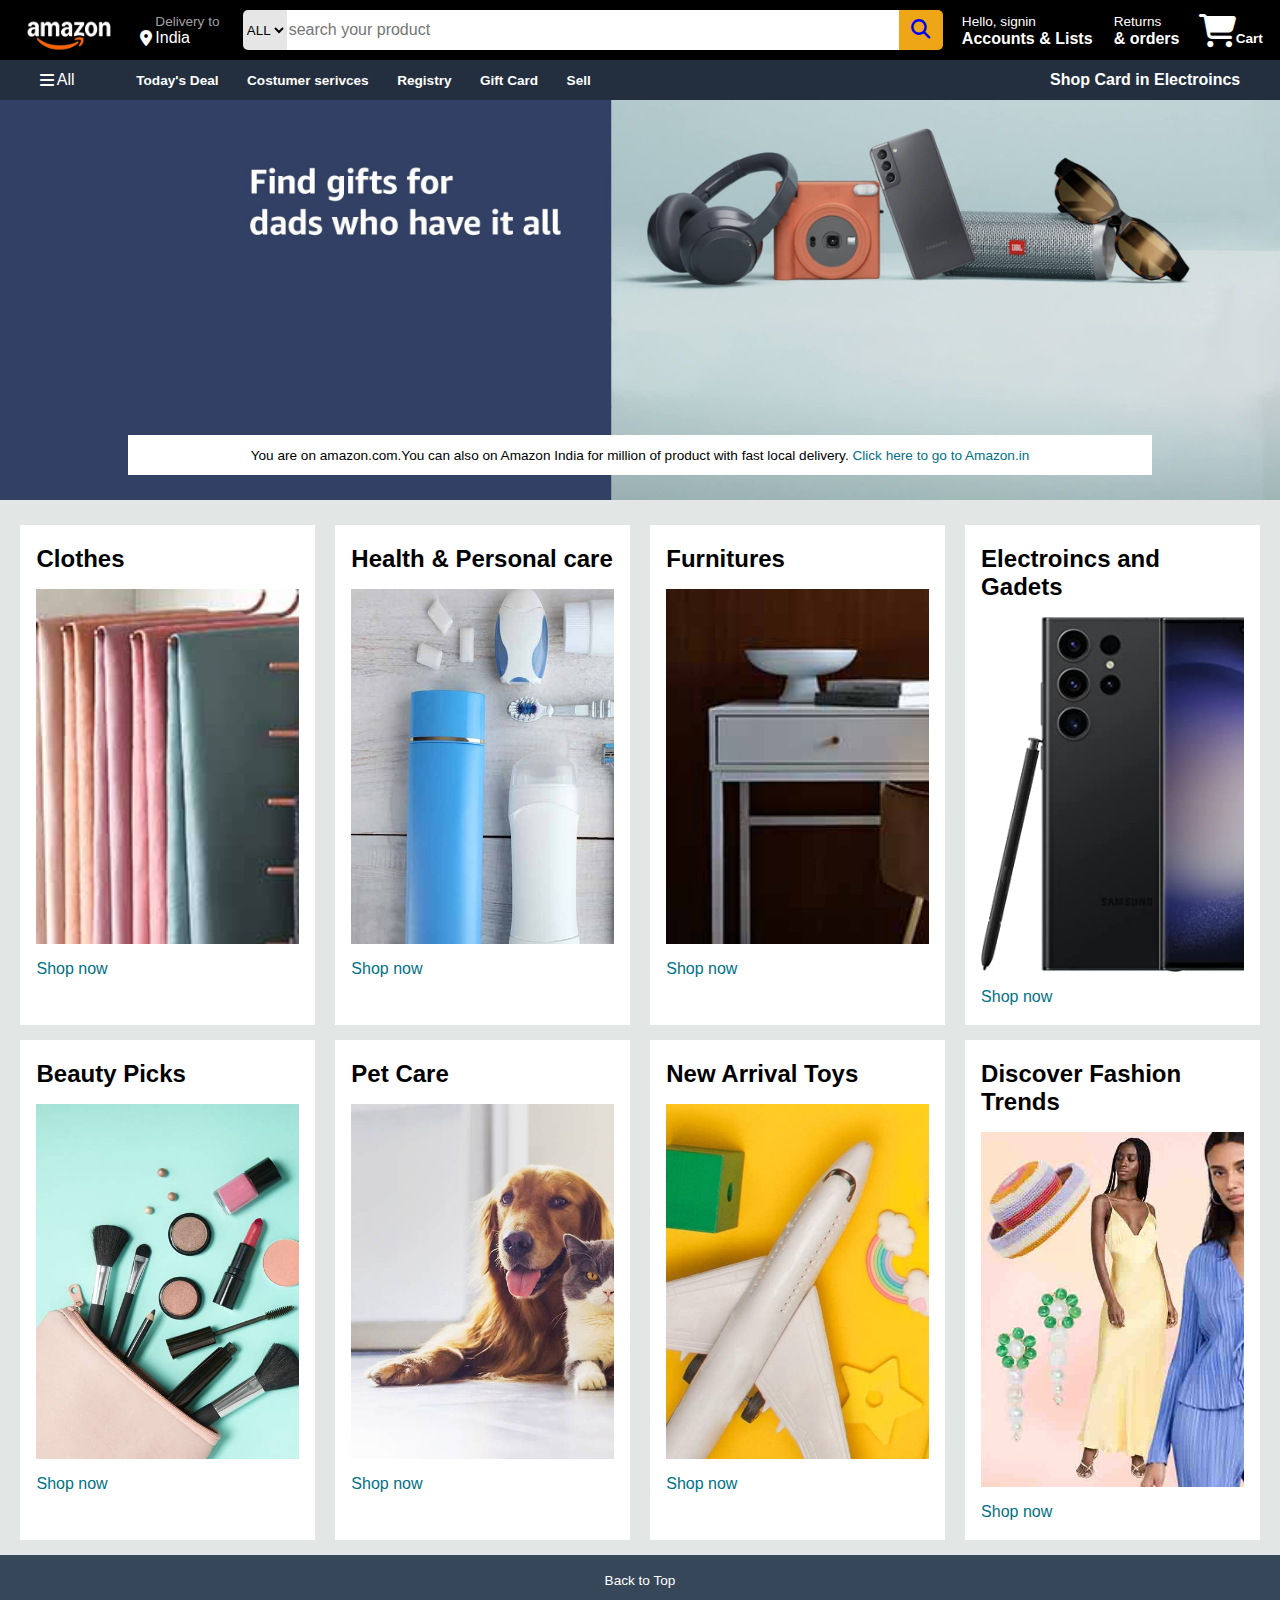
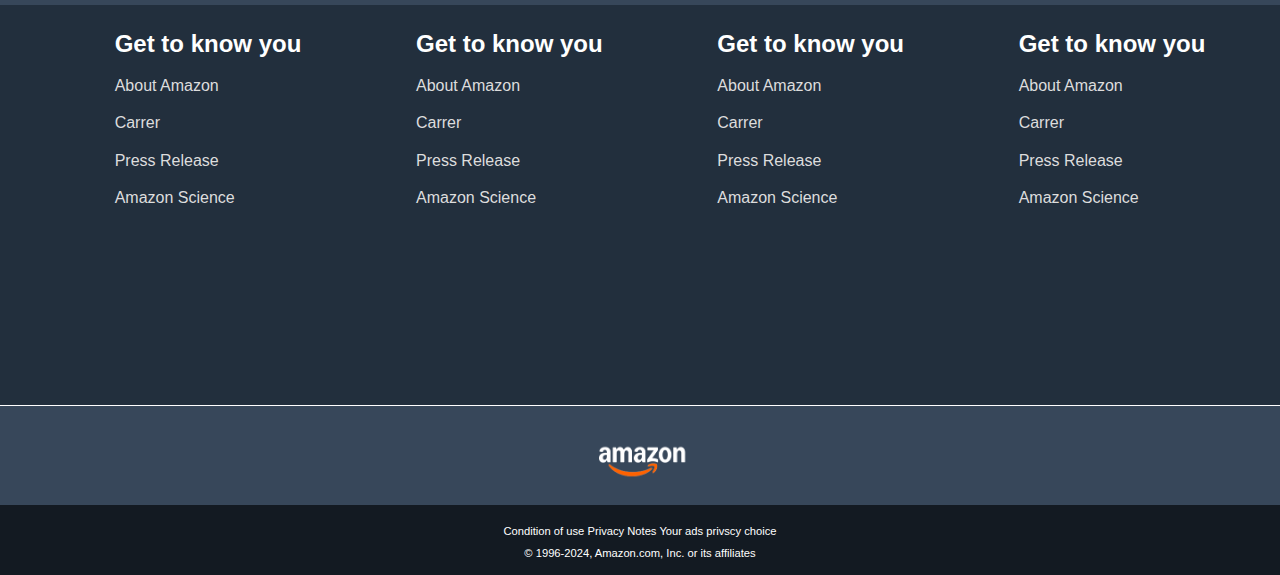
<file: AMAZON/index.html>
<!DOCTYPE html>
<html lang="en">
<head>
    <meta charset="UTF-8">
    <meta name="viewport" content="width=device-width, initial-scale=1.0">
    <title>Amazon</title>
    <link rel="stylesheet" href="style.css">
    <link rel="stylesheet" href="https://cdnjs.cloudflare.com/ajax/libs/font-awesome/6.7.2/css/all.min.css" integrity="sha512-Evv84Mr4kqVGRNSgIGL/F/aIDqQb7xQ2vcrdIwxfjThSH8CSR7PBEakCr51Ck+w+/U6swU2Im1vVX0SVk9ABhg==" crossorigin="anonymous" referrerpolicy="no-referrer" />

</head>
<body>
        <header>
            <div class="navbar">
                <div class="nav-logo  border">
                    <div class="logo"></div>
                </div>

                <div class="nav-address">
                    <p class="address1">Delivery to</p>
                    <div class="add-icon">
                        <i class="fa-solid fa-location-dot"></i>
                        <p class="address2">India</p>
                    </div>
                </div>

                <div class="nav-search">
                    <select name="" id="" class="option">
                        <option value="ALL">ALL</option>
                    </select>
                    <input type="search" id="search" placeholder="search your product" class="search-input">
                    <span class="search-icon">
                        <a href="https://www.amazon.in/"><i class="fa-solid fa-magnifying-glass"></i></a>
                    </span>
                                         
                </div>
                <div class="nav-signin border">
                    <p><span>Hello, signin</span></p>
                    <p class="account">Accounts & Lists</p>
                </div>
                <div class="nav-signin border">
                    <p><span>Returns</span></p>
                    <p class="account">& orders</p>
                </div>

                <div class="nav-cart">
                    <i class="fa-solid fa-cart-shopping"></i>Cart
                </div>
            </div>
            <div class="panel">
                <div class="panel-all  border">
                    <i class="fa-solid fa-bars"></i>All
                </div>
                <div class="panel-option">
                    <p class="border">Today's Deal</p>
                    <p class="border"> Costumer serivces</p>
                    <p class="border">Registry</p>
                    <p class="border">Gift Card</p>
                    <p class="border">Sell</p>
                </div>
                <div class="shopcard border">
                    Shop Card in Electroincs
                </div>
            </div>
            
        </header>

        <!-- main sectioin -->

        <div class="hero-section">
            <div class="message">
                <p>
                    You are on amazon.com.You can also on Amazon India for million of product with fast local delivery.
                    <a href="https://www.amazon.in/">Click here to go to Amazon.in</a> 
                </p>
            </div>
        </div>
        <div class="shop-section">
            <div class="box1 box">
                <div class="box-content">
                    <h2>Clothes</h2>
                    <div class="img" style="background-image: url('box1_image.jpg');"></div>
                    <p>Shop now</p>
                </div>
            </div>

            <div class="box2 box">
                <div class="box-content">
                    <h2>Health & Personal care</h2>
                    <div class="img" style="background-image: url('box2_image.jpg');"></div>
                    <p>Shop now</p>
                </div>
            </div>

            <div class="box3 box">
                <div class="box-content">
                    <h2>Furnitures</h2>
                    <div class="img" style="background-image: url('box3_image.jpg');"></div>
                    <p>Shop now</p>
                </div>
            </div>

            <div class="box4 box">
                <div class="box-content">
                    <h2>Electroincs and Gadets</h2>
                    <div class="img" style="background-image: url('box4_image.jpg');"></div>
                    <p>Shop now</p>
                </div>
            </div>

            <div class="box5 box">
                <div class="box-content">
                    <h2>Beauty Picks</h2>
                    <div class="img" style="background-image: url('box5_image.jpg');"></div>
                    <p>Shop now</p>
                </div>
            </div>
            <div class="box6 box">
                <div class="box-content">
                    <h2>Pet Care</h2>
                    <div class="img" style="background-image: url('box6_image.jpg');"></div>
                    <p>Shop now</p>
                </div>
            </div>
            <div class="box7 box">
                <div class="box-content">
                    <h2>New Arrival Toys</h2>
                    <div class="img" style="background-image: url('box7_image.jpg');"></div>
                    <p>Shop now</p>
                </div>
            </div>
            <div class="box8 box">
                <div class="box-content">
                    <h2>Discover Fashion Trends</h2>
                    <div class="img" style="background-image: url('box8_image.jpg');"></div>
                    <p>Shop now</p>
                </div>
            </div>
        </div>  
        
        <!-- footer -->
        <footer>
            <div class="footer-panel1">
                Back to Top
            </div>
            <div class="footer-panel2">
                <ul>
                    <p>Get to know you</p>
                    <a href="https://www.aboutamazon.in/?utm_source=gateway&utm_medium=footer">About Amazon</a>
                    <a href="https://amazon.jobs/en/">Carrer</a>
                    <a href="https://press.aboutamazon.com/in/press-release-archive">Press Release</a>
                    <a href="https://www.amazon.science/">Amazon Science</a>
                </ul>
                <ul>
                    <p>Get to know you</p>
                    <a href="https://www.aboutamazon.in/?utm_source=gateway&utm_medium=footer">About Amazon</a>
                    <a href="https://amazon.jobs/en/">Carrer</a>
                    <a href="https://press.aboutamazon.com/in/press-release-archive">Press Release</a>
                    <a href="https://www.amazon.science/">Amazon Science</a>
                </ul>
                <ul>
                    <p>Get to know you</p>
                    <a href="https://www.aboutamazon.in/?utm_source=gateway&utm_medium=footer">About Amazon</a>
                    <a href="https://amazon.jobs/en/">Carrer</a>
                    <a href="https://press.aboutamazon.com/in/press-release-archive">Press Release</a>
                    <a href="https://www.amazon.science/">Amazon Science</a>
                </ul>
                <ul>
                    <p>Get to know you</p>
                    <a href="https://www.aboutamazon.in/?utm_source=gateway&utm_medium=footer">About Amazon</a>
                    <a href="https://amazon.jobs/en/">Carrer</a>
                    <a href="https://press.aboutamazon.com/in/press-release-archive">Press Release</a>
                    <a href="https://www.amazon.science/">Amazon Science</a>
                </ul>
            </div>

            <div class="footer-panel3">
                <div class="logo2"></div>
            </div>
            <div class="foot3">
                <div class="page">
                    <a>Condition of use</a>
                    <a>Privacy Notes</a>
                    <a>Your ads privscy choice</a>
                </div>
                <div class="copyright">
                    © 1996-2024, Amazon.com, Inc. or its affiliates
                </div>

            </div>
        </footer>
        
    
    
</body>
</html>
</file>
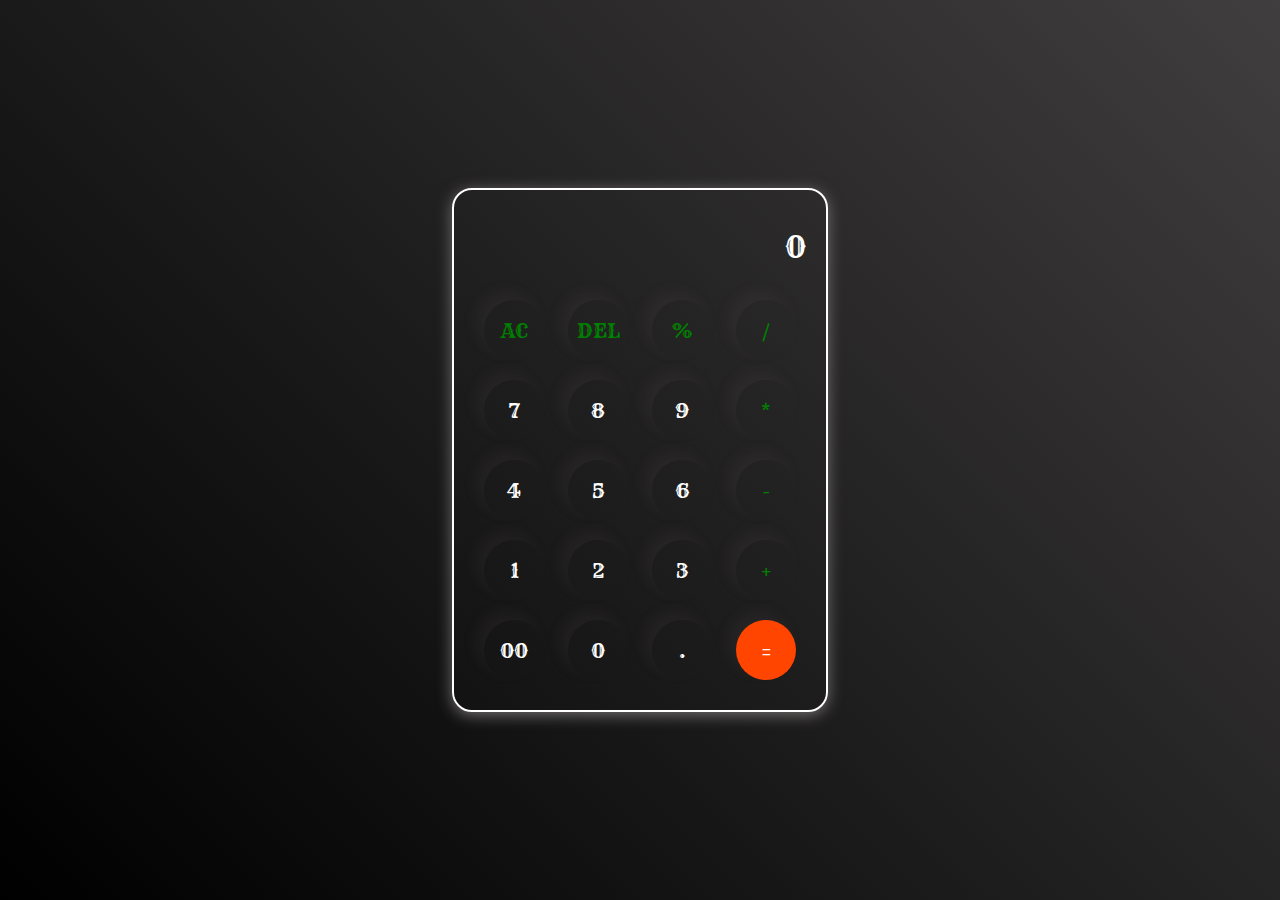
<file: calculator/index.html>
<!DOCTYPE html>
<html lang="en">
<head>
    <meta charset="UTF-8">
    <meta name="viewport" content="width=device-width, initial-scale=1.0">
    <title>calculator</title>
    <link rel="stylesheet" href="style.css">
</head>
<body>
    <div class="calculator">
        <input type="text" placeholder="0" id="inputbox" >
         <div class="button">
            <button class="operator">AC</button>
            <button class="operator">DEL</button>
            <button class="operator">%</button>
            <button class="operator">/</button>
         </div>
         <div>
            <button>7</button>
            <button>8</button>
            <button>9</button>
            <button class="operator">*</button>
         </div>
         <div>
            <button>4</button>
            <button>5</button>
            <button>6</button>
            <button class="operator">-</button>
         </div>
         <div>
            <button>1</button>
            <button>2</button>
            <button>3</button>
            <button class="operator">+</button>
         </div>
         <div>
            <button>00</button>
            <button>0</button>
            <button>.</button>
            <button class="equal">=</button>
         </div>
    </div>

    <script src="script.js"></script>
    
</body>
</html>
</file>
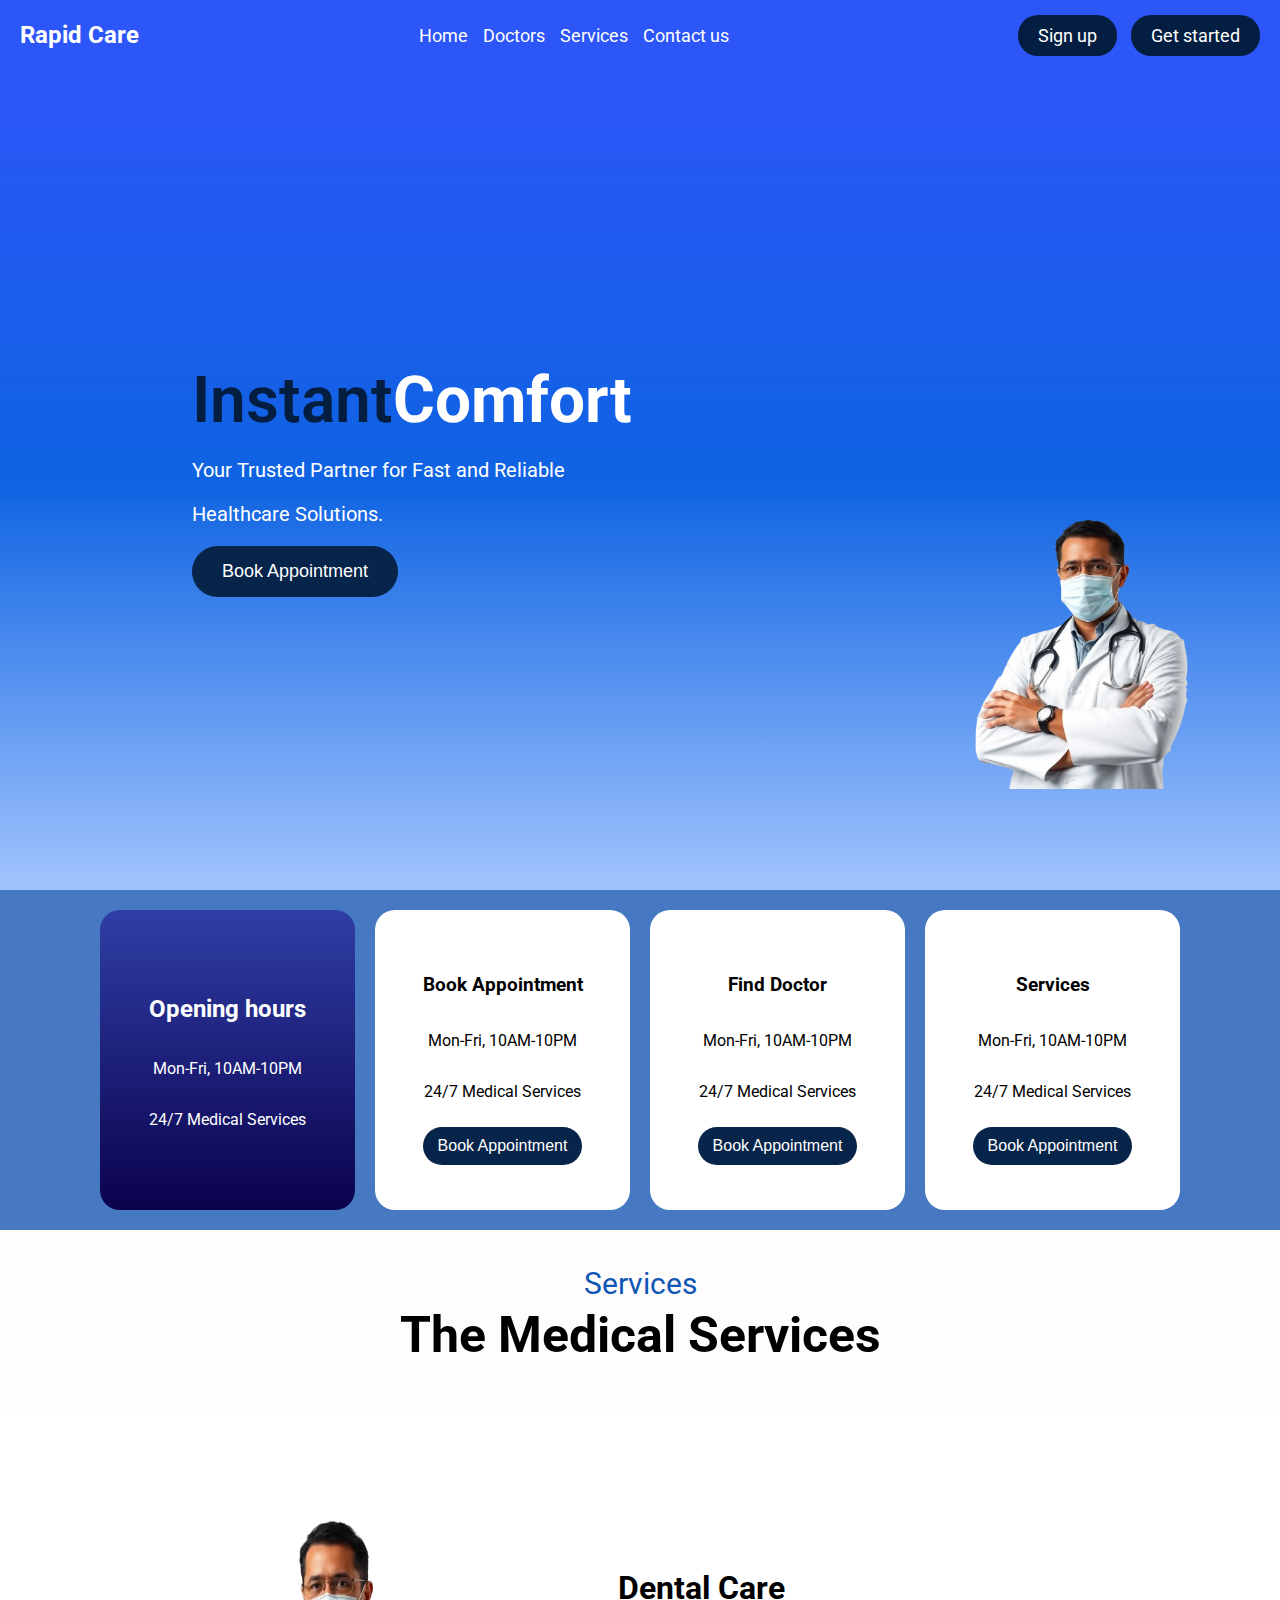
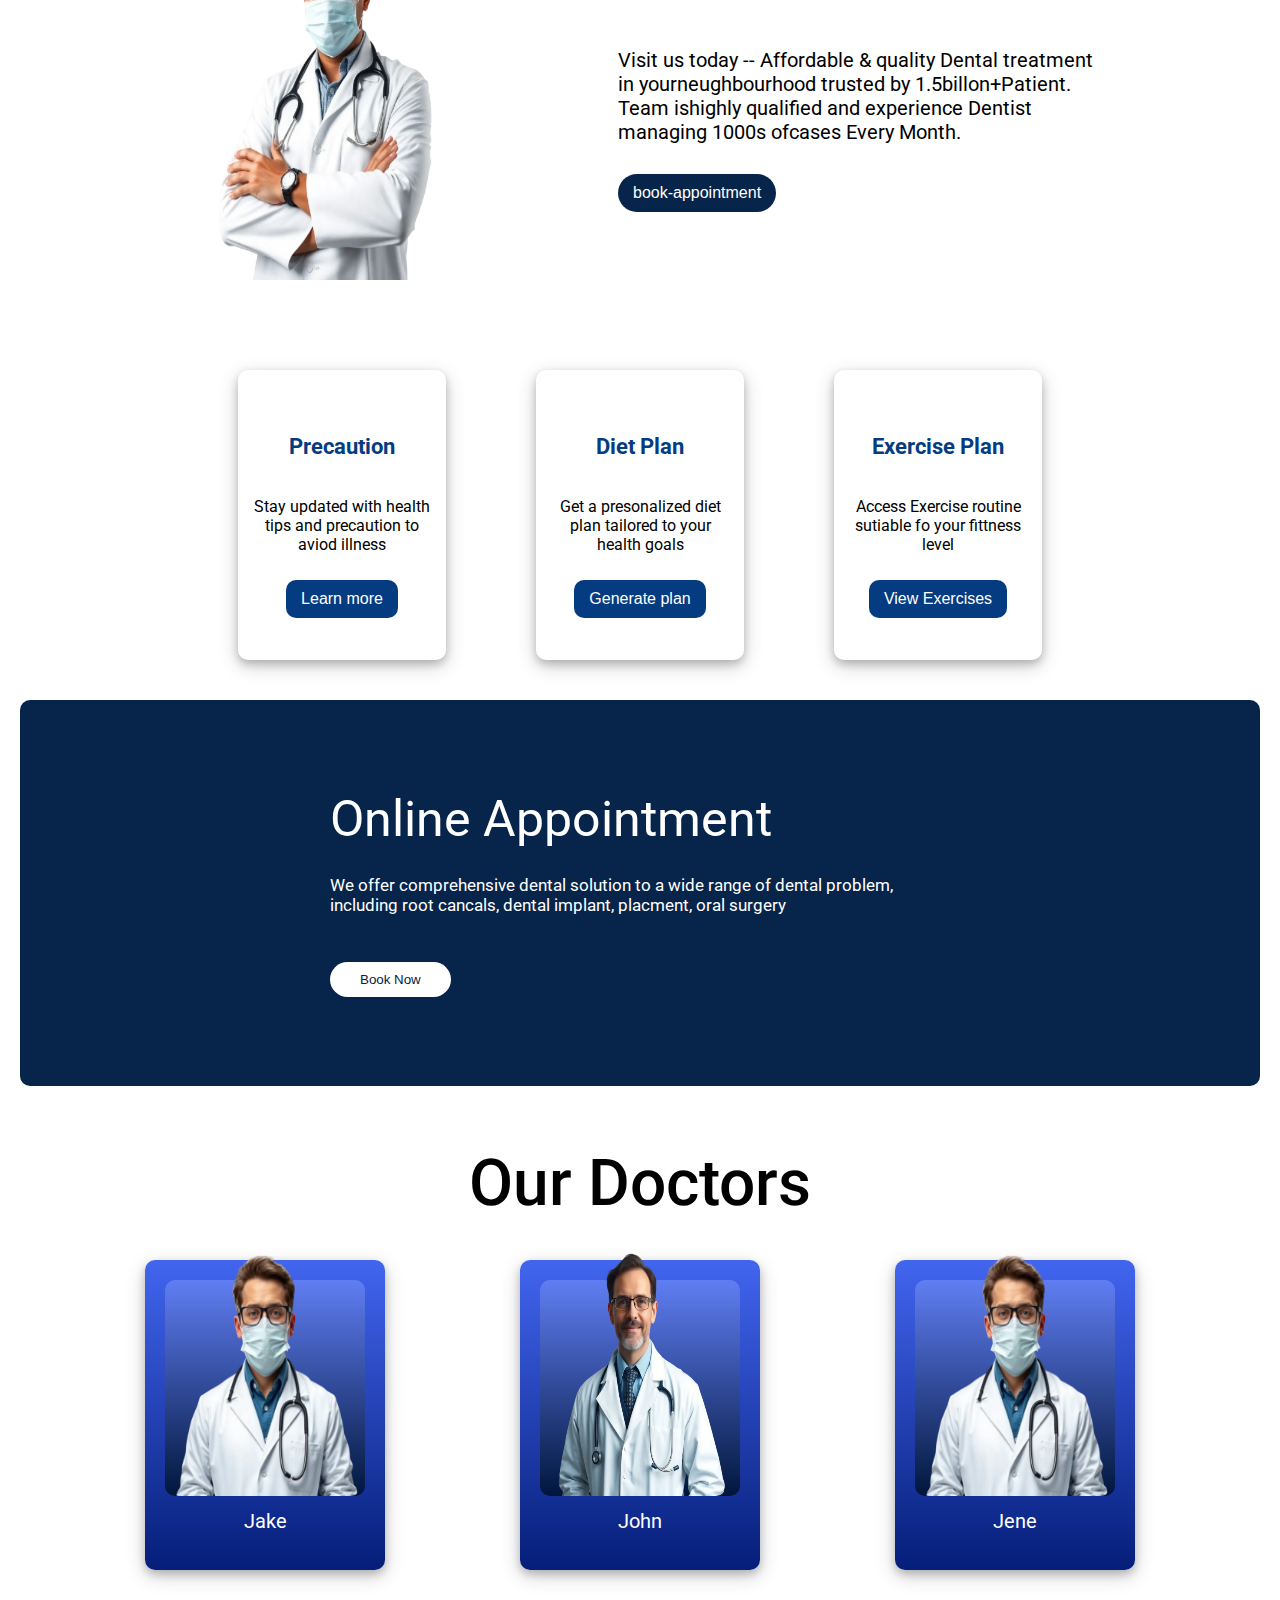
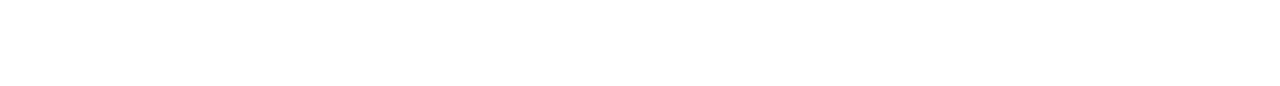
<file: hackathon/index.html>
<html lang="en">
 <head>
  <meta charset="utf-8"/>
  <meta content="width=device-width, initial-scale=1.0" name="viewport"/>
  <title>
   Rapid Care
  </title>
  <link rel="stylesheet" href="style.css">
  <link href="https://cdnjs.cloudflare.com/ajax/libs/font-awesome/5.15.3/css/all.min.css" rel="stylesheet"/>
  <link href="https://fonts.googleapis.com/css2?family=Roboto:wght@400;700&amp;display=swap" rel="stylesheet"/>
 </head>
 <body>
     <div class="navbar">
          <div class="logo">Rapid Care</div>
          <div class="links">
             <a href="#">Home</a>
             <a href="#">Doctors</a>
             <a href="#">Services</a>
             <a href="#">Contact us</a>
        </div>
        <div class="buttons">
             <a href="#">Sign up</a>
             <a href="#">Get started</a>
        </div>
     </div>

     <div class="content">
        <h1><span>Instant</span>Comfort</h1>
        <p >Your Trusted Partner for Fast and Reliable</p>
        <p class="p2">Healthcare Solutions.</p>
        <button class="btn">Book Appointment</button>
        <img alt="Doctor with arms crossed" class="doctor-image"  src="doc00.png" width="300"/>
     </div>
     <div class="work-detail">
          <div class="open-hour">
               <h2>Opening hours</h2>
               <p>Mon-Fri, 10AM-10PM</p>
               <p>24/7 Medical Services</p>
          </div>
          <div class="book-apn">
               <h3>Book Appointment</h3>
               <p>Mon-Fri, 10AM-10PM</p>
               <p>24/7 Medical Services</p>
               <button class="btn2">Book Appointment</button>
          </div>
          <div class="Find-doc">
               <h3>Find Doctor</h3>
               <p>Mon-Fri, 10AM-10PM</p>
               <p>24/7 Medical Services</p>
               <button class="btn2">Book Appointment</button>
          </div>
          <div class="Services">
               <h3>Services</h3>
               <p>Mon-Fri, 10AM-10PM</p>
               <p>24/7 Medical Services</p>
               <button class="btn2">Book Appointment</button>
          </div>
     </div>

     <div class="med-services">
          <p>Services</p>
          <h1>The Medical Services</h1>
     </div>
     <div class="dental-care">
          <div class="img-doc">
               <img alt="A doctor in a white coat with a stethoscope" height="400" src="doc00.png" width="300"/>
          </div>
          <div class="dental-disp">
               <h1>Dental Care</h1>
               <p class="p3">Visit us today -- Affordable & quality Dental treatment in yourneughbourhood trusted  by 1.5billon+Patient. Team ishighly qualified and experience Dentist managing 1000s ofcases Every Month.</p>
               <button class="btn2">book-appointment</button>
          </div>
     </div>

     <div class="AI-health-Assist">
          <div class="precaution">
               <h3>Precaution</h3>
               <p>Stay updated with health tips and precaution to aviod illness</p>
               <button class="btn4">Learn more</button>
          </div>
          <div class="diet">
               <h3>Diet Plan</h3>
               <p>Get a presonalized diet plan tailored to your health goals</p>
               <button class="btn4">Generate plan</button>
          </div>
          <div class="Exercise">
               <h3>Exercise Plan</h3>
               <p>Access Exercise routine sutiable fo your fittness level</p>
               <button class="btn4">View Exercises</button>
          </div>
     </div>

     <div class="online-appn">
          <div class="onl">
           <p class="apn">Online Appointment</p>
           <p>We offer comprehensive dental solution to a wide range of dental problem, including root cancals, dental implant, placment, oral surgery</p>
          <button class="btn3">Book Now</button>
          </div>
     </div>

     <div class="doctors">
          <h1>Our Doctors</h1>
          <div class="doc-panel">
               <div class="doctor-sec">
                    <div class="image">
                         <img alt="Doctor Jake in a white coat with a stethoscope" height="200" src="doc1.png" width="150" class="edit1"/>
                    </div>
                    <p>Jake</p>
               </div>
               <div class="doctor-sec">
                    <div class="image">
                         <img alt="Doctor John in a white coat with a stethoscope" height="200" src="doc2.png" width="150" class="edit">
                         
                    </div>
                    <p>John</p>
               </div>
               <div class="doctor-sec">
                    <div class="image">
                         <img alt="Doctor Jene in a white coat with a stethoscope" height="200" src="doc1.png" width="150" class="edit1">
                          
               </div>
               <p>Jene</p>
          </div>
         
     </div>
 </body>
</html>
</file>
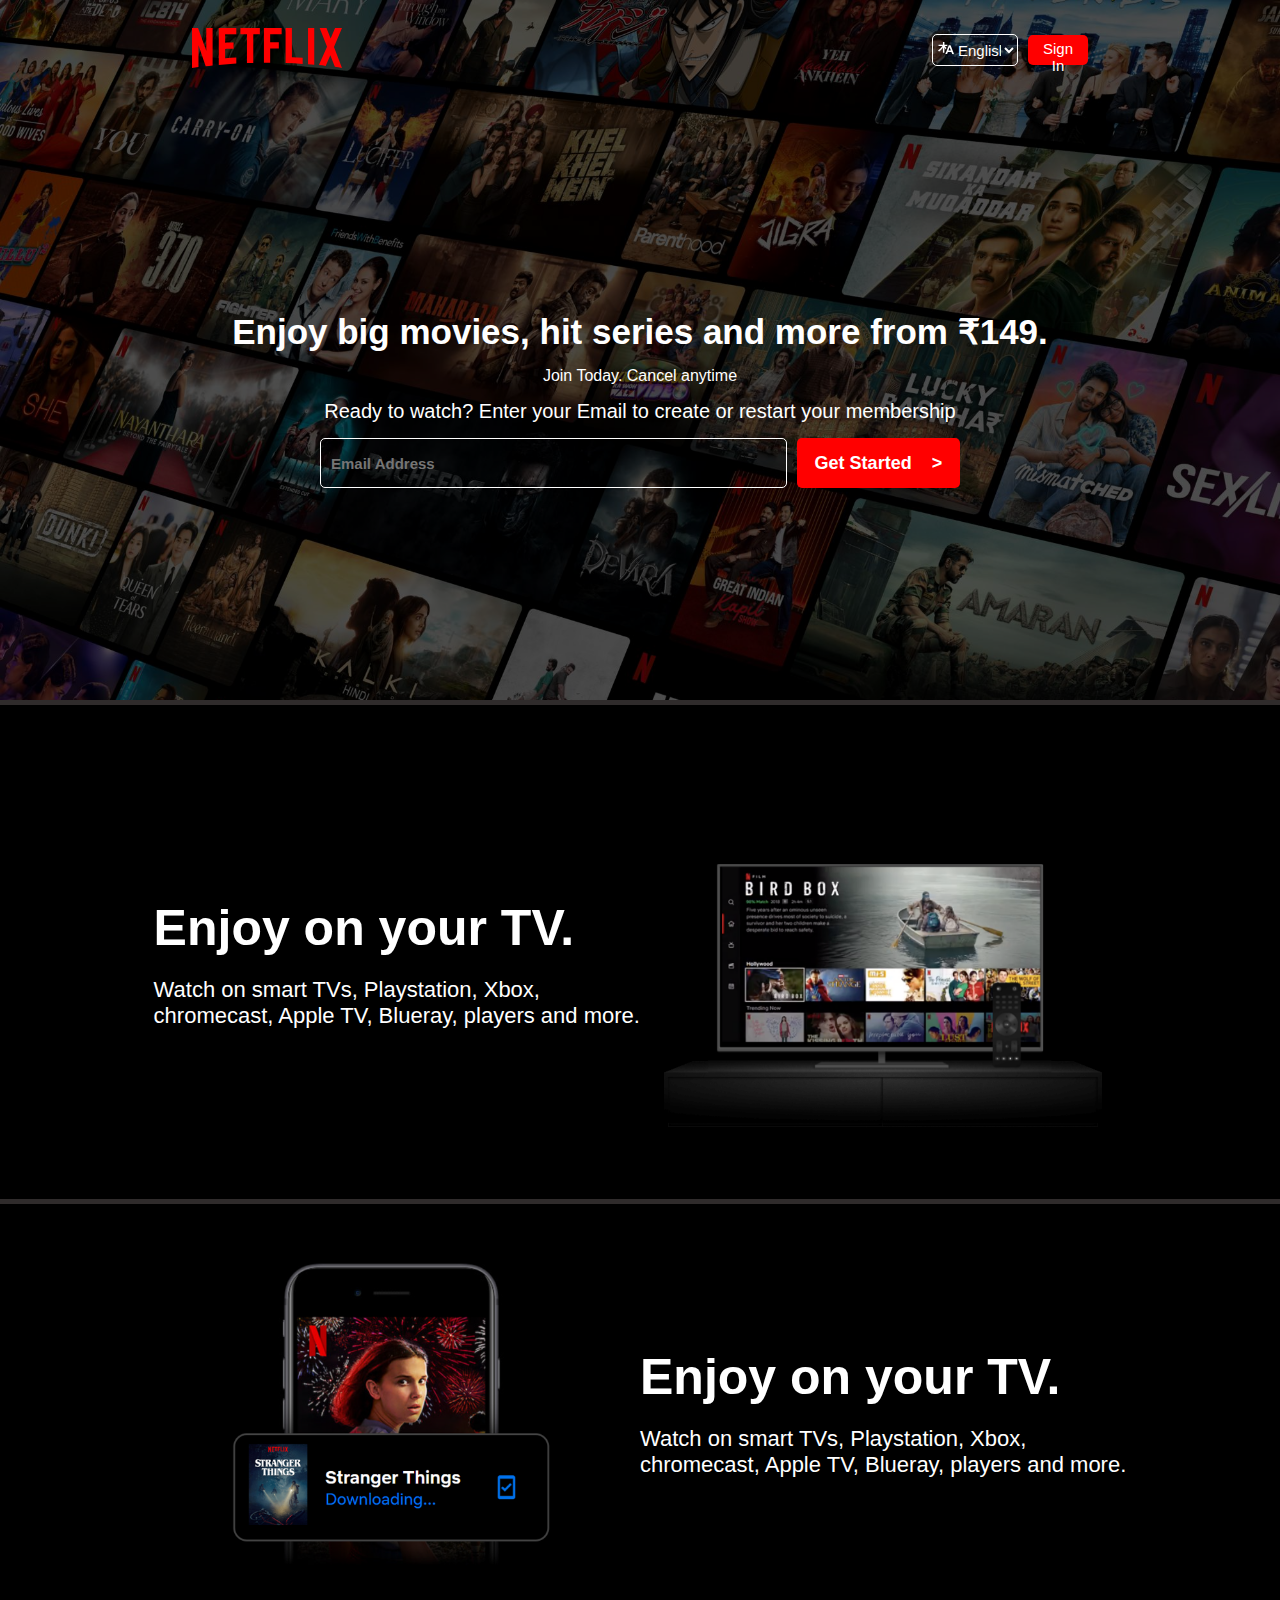
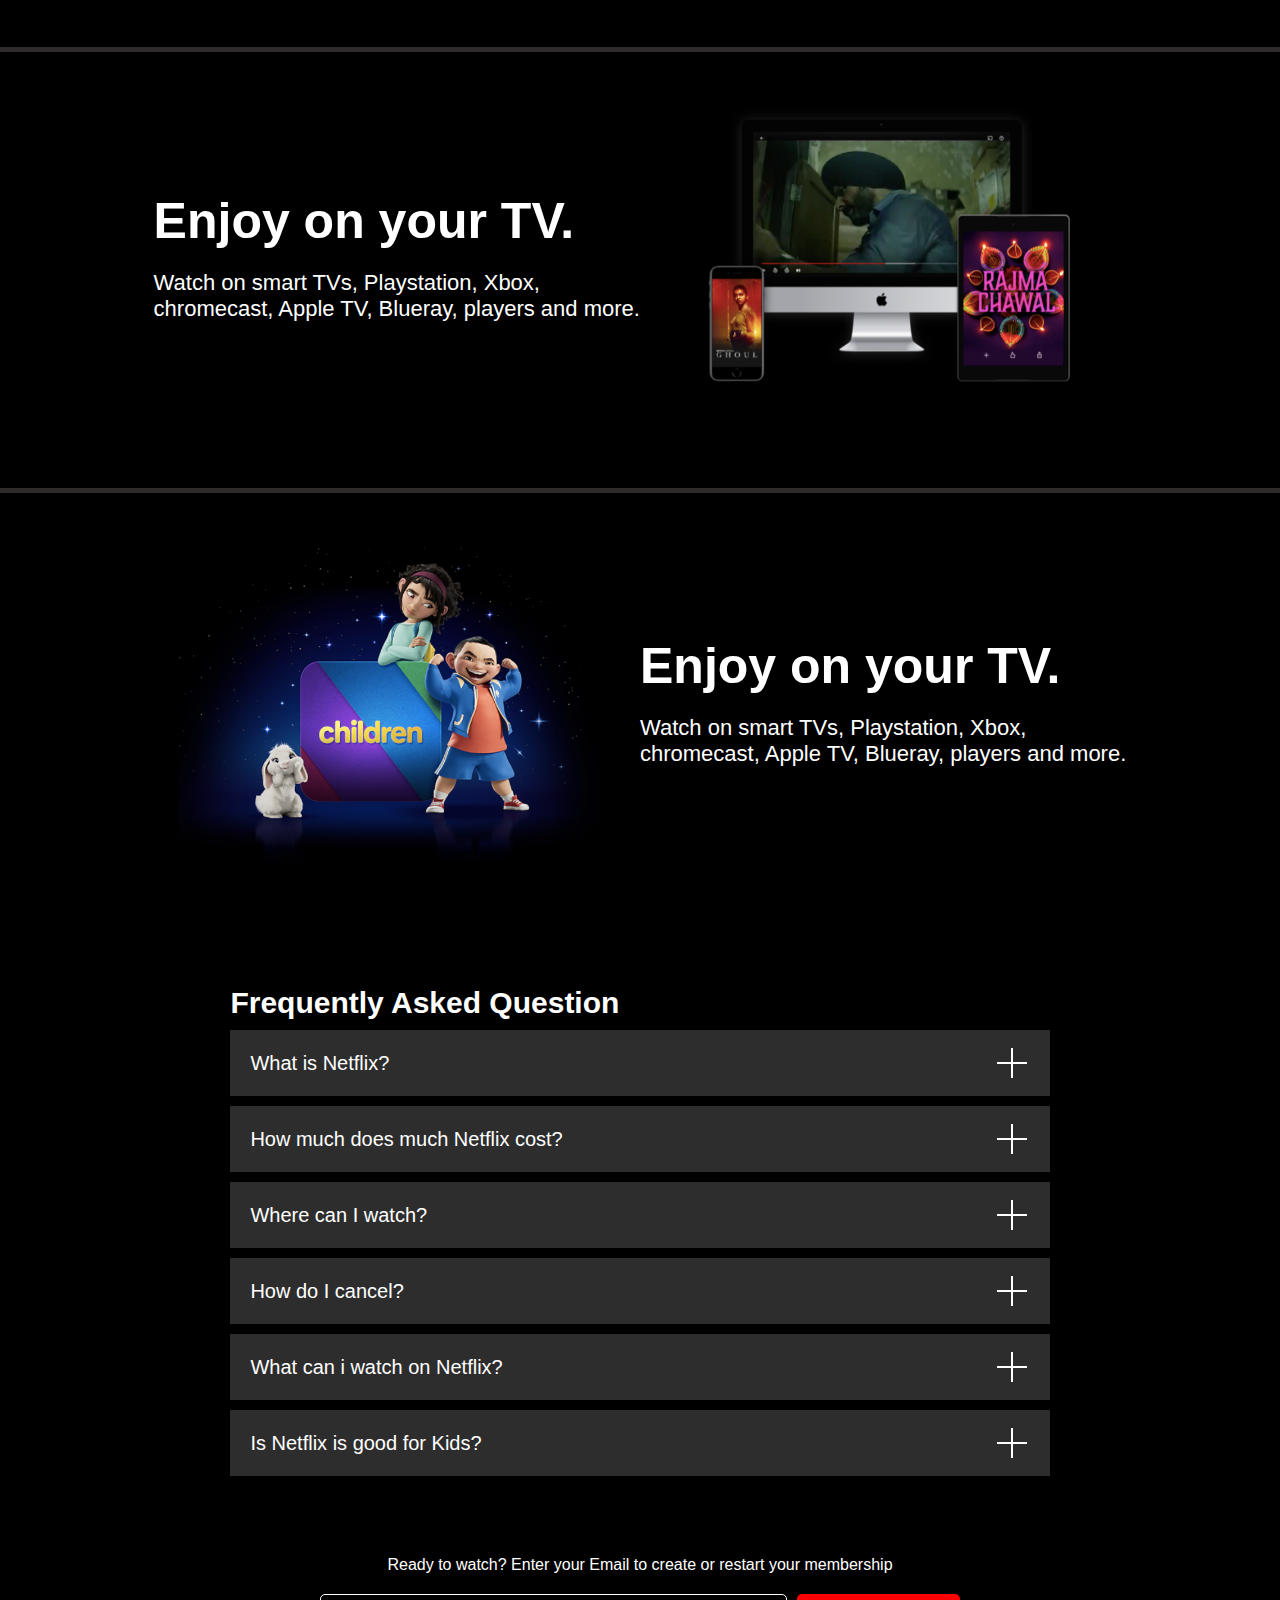
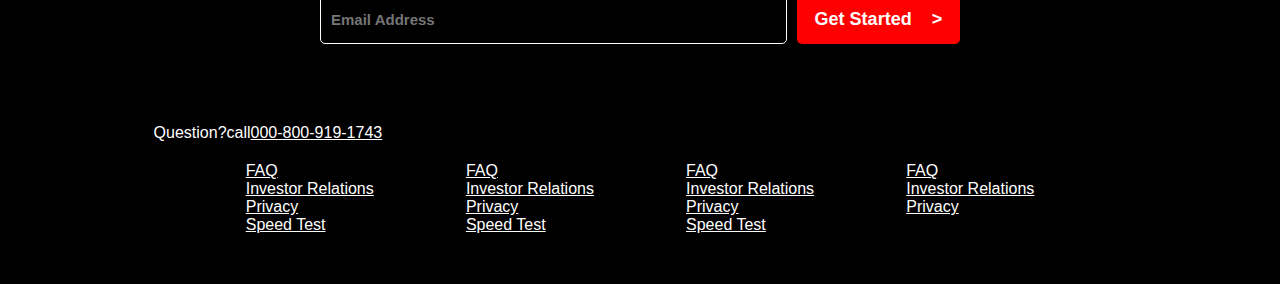
<file: Netflix/index.html>
<!DOCTYPE html>
<html lang="en">

<head>
    <meta charset="UTF-8">
    <meta name="viewport" content="width=device-width, initial-scale=1.0">
    <title>NETFLIX</title>
    <link rel="stylesheet" href="style.css">
</head>

<body>
    <div class="header">
        <div class="nav">
            <div class="logo">
                <img src="logo.svg" alt="">
            </div>
            <div class="nav-panel">
                <div class="lang-btn">
                    <span class="imglang">
                        <svg xmlns="http://www.w3.org/2000/svg" fill="none" role="img" viewBox="0 0 16 16" width="16"
                            height="16" data-icon="LanguagesSmall" aria-hidden="true">
                            <path fill-rule="evenodd" clip-rule="evenodd"
                                d="M10.7668 5.33333L10.5038 5.99715L9.33974 8.9355L8.76866 10.377L7.33333 14H9.10751L9.83505 12.0326H13.4217L14.162 14H16L12.5665 5.33333H10.8278H10.7668ZM10.6186 9.93479L10.3839 10.5632H11.1036H12.8856L11.6348 7.2136L10.6186 9.93479ZM9.52722 4.84224C9.55393 4.77481 9.58574 4.71045 9.62211 4.64954H6.41909V2H4.926V4.64954H0.540802V5.99715H4.31466C3.35062 7.79015 1.75173 9.51463 0 10.4283C0.329184 10.7138 0.811203 11.2391 1.04633 11.5931C2.55118 10.6795 3.90318 9.22912 4.926 7.57316V12.6667H6.41909V7.51606C6.81951 8.15256 7.26748 8.76169 7.7521 9.32292L8.31996 7.88955C7.80191 7.29052 7.34631 6.64699 6.9834 5.99715H9.06968L9.52722 4.84224Z"
                                fill="currentColor"></path>
                        </svg>
                    </span>
                    <select name="" id="" class="lang">
                        <option value="English">English</option>
                        <option value="Hindi">Hindi</option>
                    </select>
                </div>
                <button>Sign In</button>
            </div>

        </div>
        <div class="black"></div>
        <div class="header-content">
            <span>Enjoy big movies, hit series and more from ₹149.</span>
            <span>Join Today. Cancel anytime</span>
            <span>Ready to watch? Enter your Email to create or restart your membership</span>
            <div class="email-bar">
                <input type="email" id="" placeholder="Email Address" required>
                <button type="submit">Get Started <span>></span></button>
            </div>
        </div>
        <div class="sepration"></div>
    </div>

    <div class="container">
        <div class="row">
            <div class="text-col">
                <h2>Enjoy on your TV.</h2>
                <p>Watch on smart TVs, Playstation, Xbox, chromecast, Apple TV, Blueray, players and more. </p>
            </div>
            <div class="col-img">
                <img src="feature-1.png" alt="">
            </div>
        </div>
        <div class="sepration  sep"></div>
        <div class="row">
            <div class="col-img">
                <img src="feature-2.png" alt="">
            </div>
            <div class="text-col">
                <h2>Enjoy on your TV.</h2>
                <p>Watch on smart TVs, Playstation, Xbox, chromecast, Apple TV, Blueray, players and more. </p>
            </div>
        </div>
        <div class="sepration  sep"></div>
        <div class="row">
            <div class="text-col">
                <h2>Enjoy on your TV.</h2>
                <p>Watch on smart TVs, Playstation, Xbox, chromecast, Apple TV, Blueray, players and more. </p>
            </div>
            <div class="col-img">
                <img src="feature-3.png" alt="">
            </div>
        </div>
        <div class="sepration  sep"></div>
        <div class="row">
            <div class="col-img">
                <img src="feature-4.png" alt="">
            </div>
            <div class="text-col">
                <h2>Enjoy on your TV.</h2>
                <p>Watch on smart TVs, Playstation, Xbox, chromecast, Apple TV, Blueray, players and more. </p>
            </div>
        </div>
    </div>
    <div class="question">
        <div class="frequent">
            <p>Frequently Asked Question</p>
            <div class="columnq">
                <div class="para">
                    What is Netflix?
                </div>
                <svg xmlns="http://www.w3.org/2000/svg" fill="none" role="img" viewBox="0 0 36 36" width="36" height="36" data-icon="PlusLarge" aria-hidden="true" class="elj7tfr3 default-ltr-cache-1sju7il-Icon-StyledAccordionIcon e164gv2o4"><path fill-rule="evenodd" clip-rule="evenodd" d="M17 17V3H19V17H33V19H19V33H17V19H3V17H17Z" fill="currentColor"></path></svg>
            </div>
            <div class="columnq">
                <div class="para">
                    How much does much Netflix cost?
                </div>
                <svg xmlns="http://www.w3.org/2000/svg" fill="none" role="img" viewBox="0 0 36 36" width="36" height="36" data-icon="PlusLarge" aria-hidden="true" class="elj7tfr3 default-ltr-cache-1sju7il-Icon-StyledAccordionIcon e164gv2o4"><path fill-rule="evenodd" clip-rule="evenodd" d="M17 17V3H19V17H33V19H19V33H17V19H3V17H17Z" fill="currentColor"></path></svg>
            </div>
            <div class="columnq">
                <div class="para">
                    Where can I watch?
                </div>
                <svg xmlns="http://www.w3.org/2000/svg" fill="none" role="img" viewBox="0 0 36 36" width="36" height="36" data-icon="PlusLarge" aria-hidden="true" class="elj7tfr3 default-ltr-cache-1sju7il-Icon-StyledAccordionIcon e164gv2o4"><path fill-rule="evenodd" clip-rule="evenodd" d="M17 17V3H19V17H33V19H19V33H17V19H3V17H17Z" fill="currentColor"></path></svg>
            </div>
            <div class="columnq">
                <div class="para">
                    How do I cancel?
                </div>
                <svg xmlns="http://www.w3.org/2000/svg" fill="none" role="img" viewBox="0 0 36 36" width="36" height="36" data-icon="PlusLarge" aria-hidden="true" class="elj7tfr3 default-ltr-cache-1sju7il-Icon-StyledAccordionIcon e164gv2o4"><path fill-rule="evenodd" clip-rule="evenodd" d="M17 17V3H19V17H33V19H19V33H17V19H3V17H17Z" fill="currentColor"></path></svg>
            </div>
            <div class="columnq">
                <div class="para">
                    What can i watch on Netflix?
                </div>
                <svg xmlns="http://www.w3.org/2000/svg" fill="none" role="img" viewBox="0 0 36 36" width="36" height="36" data-icon="PlusLarge" aria-hidden="true" class="elj7tfr3 default-ltr-cache-1sju7il-Icon-StyledAccordionIcon e164gv2o4"><path fill-rule="evenodd" clip-rule="evenodd" d="M17 17V3H19V17H33V19H19V33H17V19H3V17H17Z" fill="currentColor"></path></svg>
            </div>
            <div class="columnq">
                <div class="para">
                    Is Netflix is good for Kids?
                </div>
                <svg xmlns="http://www.w3.org/2000/svg" fill="none" role="img" viewBox="0 0 36 36" width="36" height="36" data-icon="PlusLarge" aria-hidden="true" class="elj7tfr3 default-ltr-cache-1sju7il-Icon-StyledAccordionIcon e164gv2o4"><path fill-rule="evenodd" clip-rule="evenodd" d="M17 17V3H19V17H33V19H19V33H17V19H3V17H17Z" fill="currentColor"></path></svg>
            </div>
        </div>
    </div>
    <div class="email-bar2">
        <span>Ready to watch? Enter your Email to create or restart your membership</span>
            <div class="email-bar">
                <input type="email" id="" placeholder="Email Address" required>
                <button type="submit">Get Started <span>></span></button>
            </div>
    </div>
    <div class="quries">
        <span class="call">Question?call<u>000-800-919-1743</u>
        </span>
        <div class="list">
            <ul>
                <li><u>FAQ</u></li>
                <li><u>Investor Relations</u></li>
                <li><u>Privacy</u></li>
                <li><u>Speed Test</u></li>
            </ul>
            <ul>
                <li><u>FAQ</u></li>
                <li><u>Investor Relations</u></li>
                <li><u>Privacy</u></li>
                <li><u>Speed Test</u></li>
            </ul>
            <ul>
                <li><u>FAQ</u></li>
                <li><u>Investor Relations</u></li>
                <li><u>Privacy</u></li>
                <li><u>Speed Test</u></li>
            </ul>
            <ul>
                <li><u>FAQ</u></li>
                <li><u>Investor Relations</u></li>
                <li><u>Privacy</u></li>
                
            </ul>
        </div>
    </div>
</body>

</html>
</file>
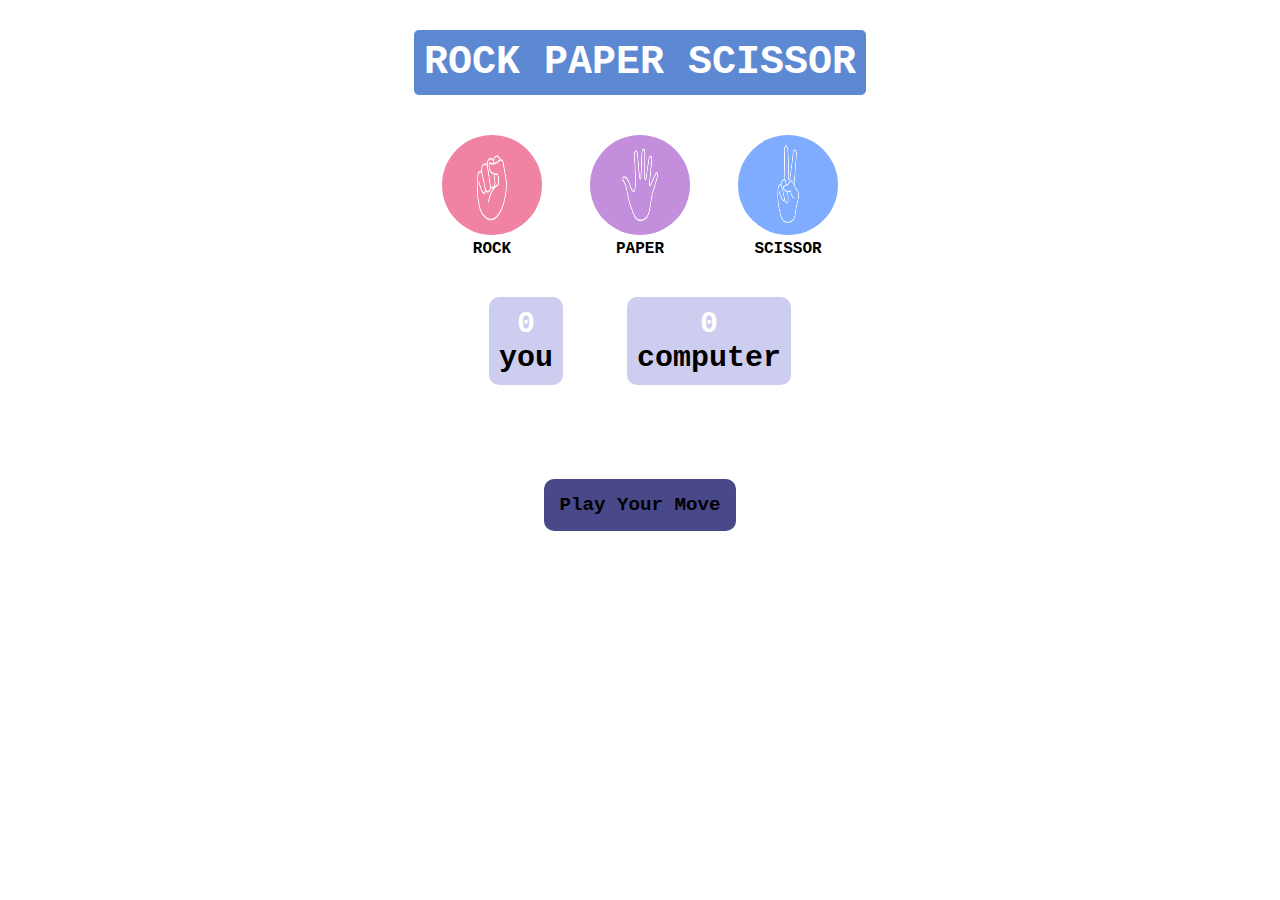
<file: ROCK PAPER SECISOR/index.html>
<!DOCTYPE html>
<html lang="en">

<head>
    <meta charset="UTF-8">
    <meta name="viewport" content="width=device-width, initial-scale=1.0">
    <title>ROCK PAPER SCISSOR</title>
    <link rel="stylesheet" href="sytle.css">
</head>

<body>
    <h1 class="rps">ROCK PAPER SCISSOR</h1>
    <div class="choices">
        <div class="choice" id="rock">
            <img src="rock.png" alt="">
            ROCK
        </div>
        <div class="choice" id="paper">
            <img src="paper.png" alt="">
            PAPER
        </div>
        <div class="choice" id="scissor">
            <img src="scissors.png" alt="">
            SCISSOR
        </div>
    </div>
    <div class="scoreboard">
        <div class="score">
            <p class="user-score">0</p>
            <p>you</p>
        </div>
        <div class="score">
            <p class="comp-score">0</p>
            <p>computer</p>
        </div>
    </div>

    <div class="msg-container">
        <p class="msg">Play Your Move</p>
    </div>


<script src="script.js"></script>
</body>

</html>
</file>
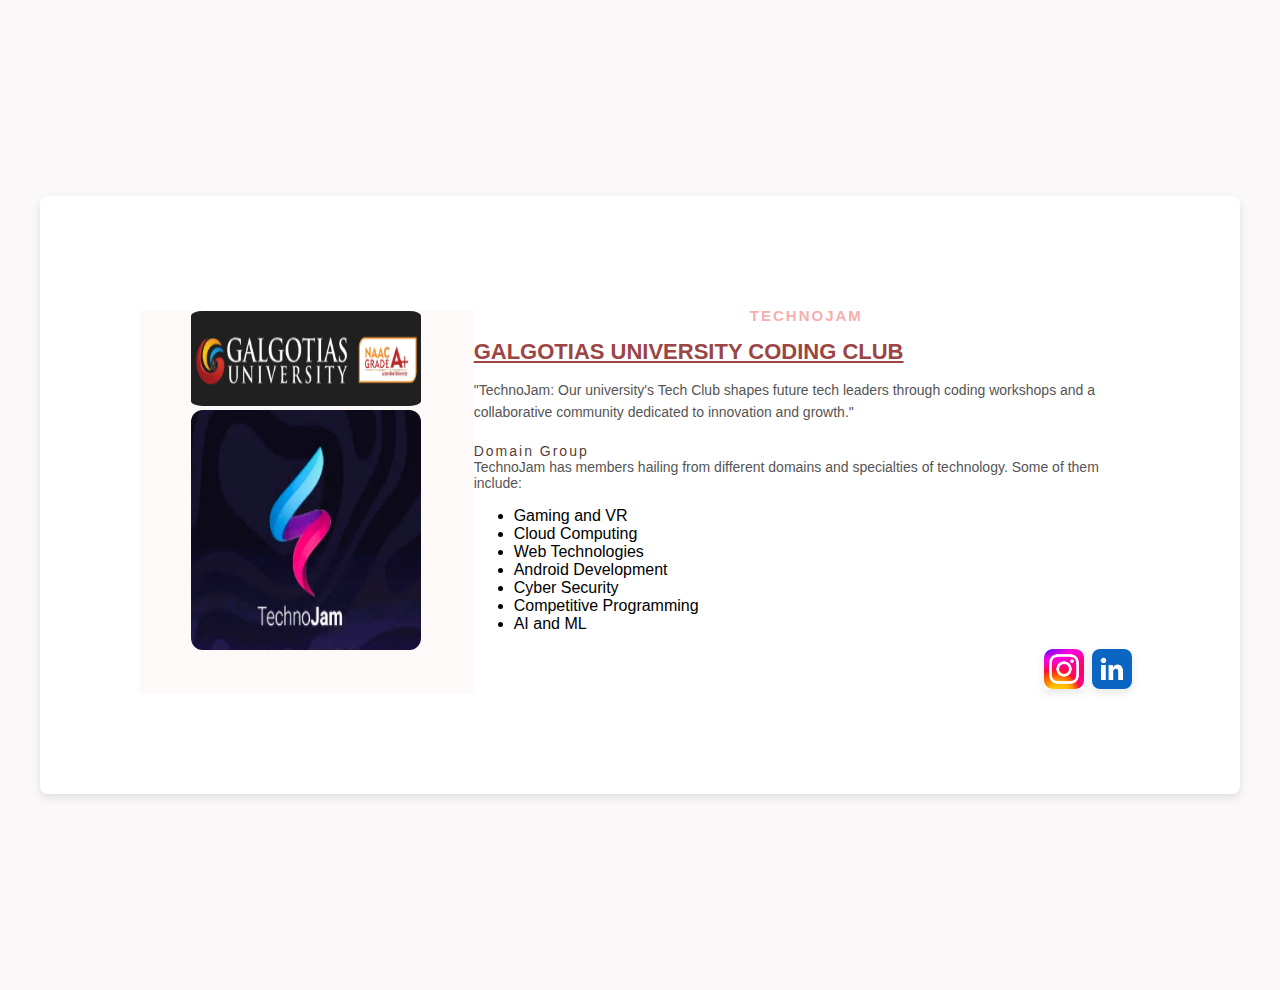
<file: technojam/index.html>
<!DOCTYPE html>
<html lang="en">
<head>
    <meta charset="UTF-8">
    <meta name="viewport" content="width=device-width, initial-scale=1.0">
    <title>TechnoJam</title>
    <link rel="stylesheet" href="style.css">
</head>
<body>
    <div class="main-division">
        <div class="image">
            <div class="galgotias-img">
                <img class="galgotias" src="galgotias.png" alt="galgotias">
            </div>
            <div class="technojam-img">
                <img src="iiiii.png" alt="Technojam">
            </div>
            
           
        </div>
        <div class="second-division">
            <h1 class="title" style="text-align: center;"><B><caption>Technojam</caption></B></h1>
                <h1 class="club-title" style="margin-bottom: 0%;"><U>Galgotias University Coding Club</U></h1>
            
            <p class="club-detail">
                "TechnoJam: Our university's Tech Club shapes future tech leaders through coding workshops and a collaborative community dedicated to innovation and growth."
            </p>
            <div class="Domain" style="margin-bottom: 0%;">Domain Group </div>
            <div class="domain1">TechnoJam has members hailing from different domains and specialties of technology. Some of them include:
               </div>
              <ul>
                <li>Gaming and VR</li>
                <li>Cloud Computing</li>
                <li>Web Technologies</li>
                <li>Android Development</li>
                <li>Cyber Security</li>
                <li>Competitive Programming</li>
                <li>AI and ML</li>


              </ul>
        
              <div class="link">
                <span class="instagram"><a href="https://www.instagram.com/teamtechnojam/" target="_main"><img src="instagram.jpg" height="40px"></a></span>
                <span class="linkedin"><a href="https://www.linkedin.com/in/galgotias-university-18544b190/" target="_main"><img src="linkedin.jpg" height="40px"></a></span>
            </div>

        
        </div>
    </div>
    
</body>
</html>
</file>
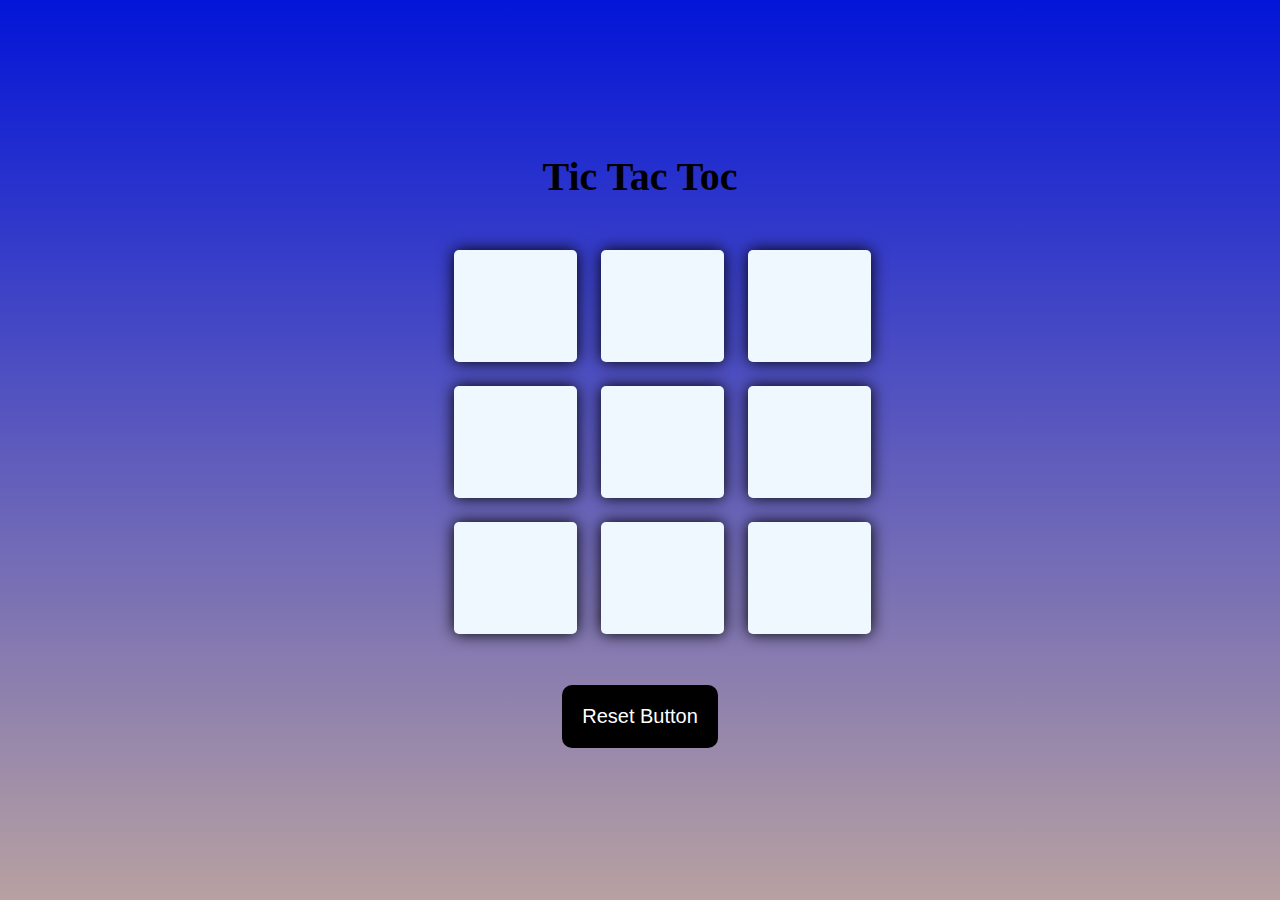
<file: tic tac tok/index.html>
<!DOCTYPE html>
<html lang="en">
<head>
    <meta charset="UTF-8">
    <meta name="viewport" content="width=device-width, initial-scale=1.0">
    <title>Tic Tac Tok</title>
    <link rel="stylesheet" href="style.css">
</head>
<body>
    <div class="msg-con hide">
        <p class="msg ">Winner</p>
        <button class="btn-new">New game</button>
    </div>
    <div class="container">
        <h1>Tic Tac Toc</h1>
        <div class="game">
            <button class="box" id="box1"></button>
            <button class="box" id="box1"></button>
            <button class="box" id="box1"></button>
            <button class="box" id="box1"></button>
            <button class="box" id="box1"></button>
            <button class="box" id="box1"></button>
            <button class="box" id="box1"></button>
            <button class="box" id="box1"></button>
            <button class="box" id="box1"></button>
        </div>
        <button class="reset" id="reset-btn">Reset Button</button>
    </div>
    
    <script src="script.js"></script>
</body>
</html>
</file>
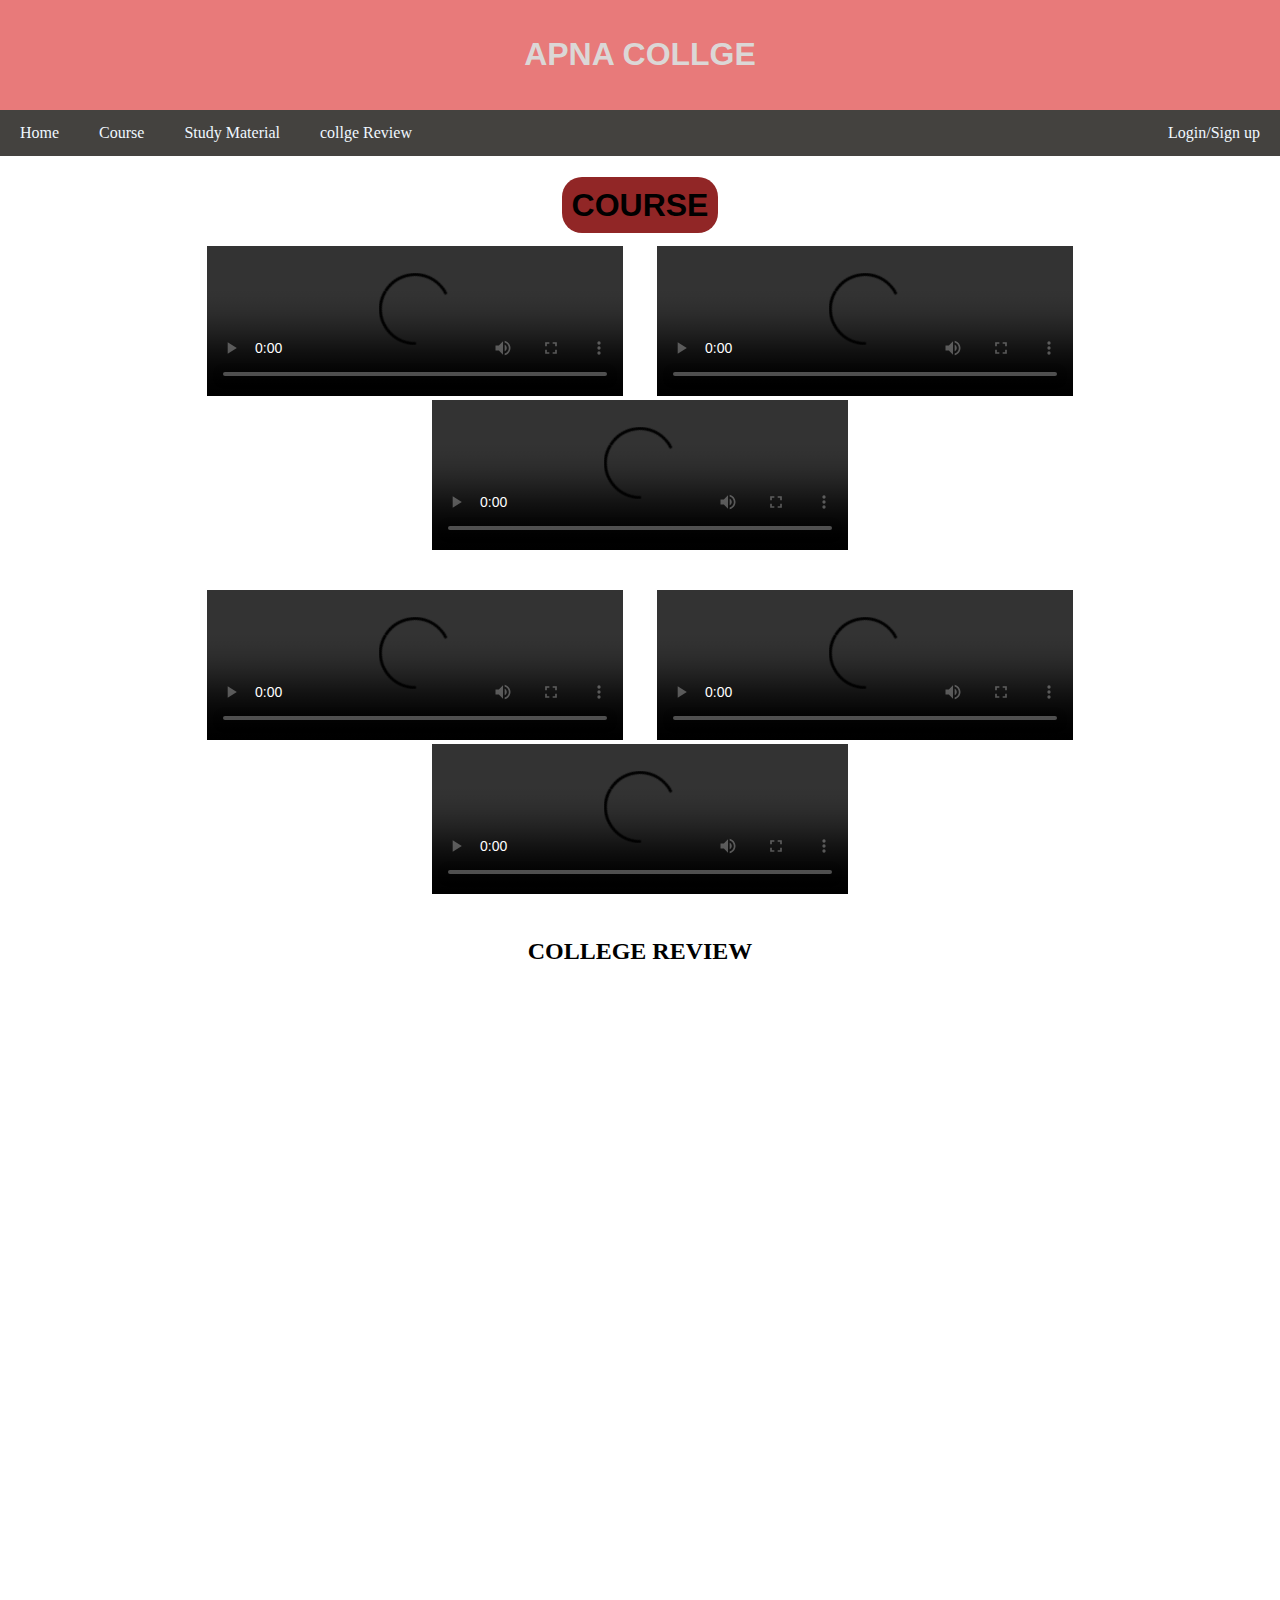
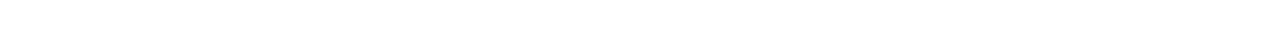
<file: apna collge/col.html>
<!DOCTYPE html>
<html lang="en">
<head>
    <meta charset="UTF-8">
    <meta name="viewport" content="width=device-width, initial-scale=1.0">
    <title>APNA COLLGE</title>
    <link rel="stylesheet" href="col.css">
</head>
<body>
    <header>
        <h1>APNA COLLGE</h1>
    </header>
    <nav>
        <a href="#" class="hover">Home</a>
        <a href="#"class="hover">Course</a>
        <a href="#"class="hover">Study Material</a>
        <a href="#"class="hover">collge Review</a>
        <a href="#"class="hover in-left">Login/Sign up</a>
    </nav>

    <main>
        <section>
            <h1><span>COURSE</span></h1>
            <video src="" controls width="33%"></video>
            <video src="" controls width="33%"></video>
            <video src="" controls width="33%"></video>
            <br>
            <br><br>
            <video src="" controls width="33%"></video>
            <video src="" controls width="33%"></video>
            <video src="" controls width="33%"></video>

        </section>
        <section>
            <h2>
                COLLEGE REVIEW
            </h2>
            <iframe width="560" height="315" src="https://www.youtube.com/embed/ywK_wgQwKJY?si=b_JAWsQGawEtm4iM" title="YouTube video player" frameborder="0" allow="accelerometer; autoplay; clipboard-write; encrypted-media; gyroscope; picture-in-picture; web-share" referrerpolicy="strict-origin-when-cross-origin" allowfullscreen></iframe>
            <iframe width="560" height="315" src="https://www.youtube.com/embed/l1EssrLxt7E?si=LVBTEOxBr2TWDMnw" title="YouTube video player" frameborder="0" allow="accelerometer; autoplay; clipboard-write; encrypted-media; gyroscope; picture-in-picture; web-share" referrerpolicy="strict-origin-when-cross-origin" allowfullscreen></iframe>
            <iframe width="560" height="315" src="https://www.youtube.com/embed/aWmUVINkzS8?si=4uTW4QVeg5xysjcF" title="YouTube video player" frameborder="0" allow="accelerometer; autoplay; clipboard-write; encrypted-media; gyroscope; picture-in-picture; web-share" referrerpolicy="strict-origin-when-cross-origin" allowfullscreen></iframe>
        </section>


    </main>
    <footer>

    </footer>
    
</body>
</html>
</file>
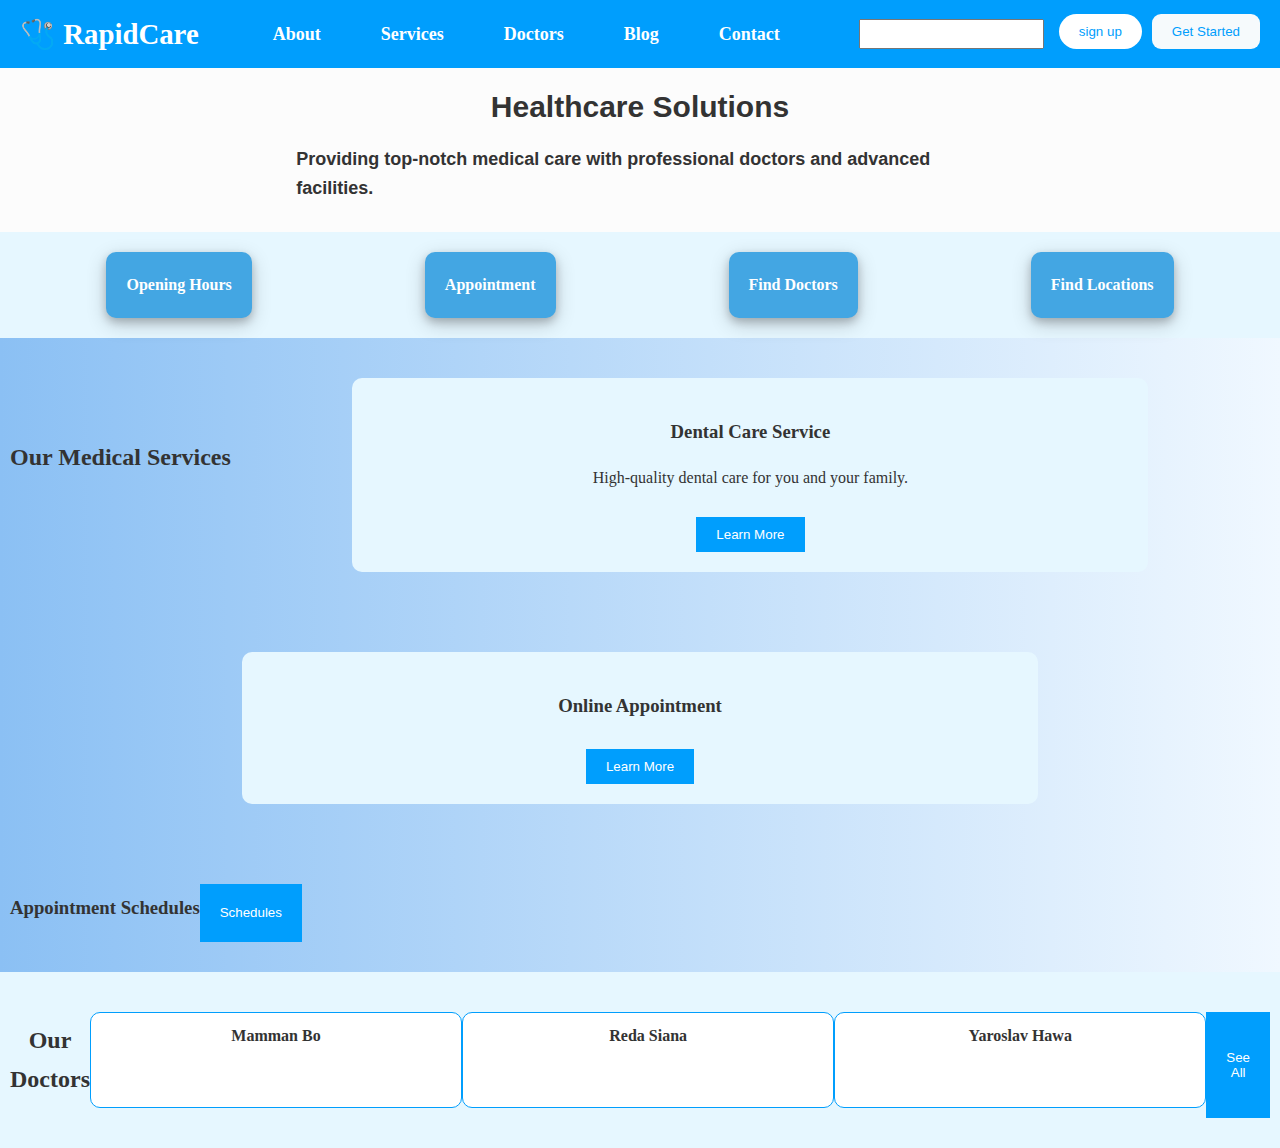
<file: docon/Rapidcareo1.html>
<!DOCTYPE html>
<html lang="en">
<head>
    <meta charset="UTF-8">
    <meta name="viewport" content="width=device-width, initial-scale=1.0">
    <title>Rapid Care</title>
    <link rel="stylesheet" href="styles.css">
</head>
<body>
    <!-- Header Section -->
    <header class="header">

        <div class="logo">🩺 RapidCare</div>
        <div class="navbar">
            <nav>
                <a href="#">About</a>
                <a href="#">Services</a>
                <a href="#">Doctors</a>
                <a href="#">Blog</a>
                <a href="#">Contact</a>
            </nav>
        </div>
        <div  class="signbar">
            <div>
                <form action="" class="search">
                    <input type="search" name="search" id="search">
                </form>
            </div>
            <div class="signup">
                <button>sign up</button>
            </div>
            <div class="Started">
                <button>Get Started</button>
            </div>


        </div>
        
    </header>

    <!-- Hero Section -->
    <section class="hero">
        <span><b>Healthcare Solutions</b></span>
        <div class="hero-text">
             <h4>Providing top-notch medical care with professional doctors and advanced facilities.</h4>
            
        </div>
    
    </section>

    <!-- Quick Access Section -->
    <section class="quick-access">
        <div class="box">Opening Hours</div>
        <div class="box">Appointment</div>
        <div class="box">Find Doctors</div>
        <div class="box">Find Locations</div>
    </section>

    <!-- Services Section -->
    <section class="services">
        <h2>Our Medical Services</h2>
        <div class="service-box">
            <h3>Dental Care Service</h3>
            <p>High-quality dental care for you and your family.</p>
            <button>Learn More</button>
        </div>
    </section>

    <!-- Features Section -->
    <section class="features">
        <div class="feature-box">
            <h3>Online Appointment</h3>
            <button>Learn More</button>
        </div>
    </section>

    <!-- Appointment Schedule -->
    <section class="appointment">
        <h3>Appointment Schedules</h3>
        <button>Schedules</button>
    </section>

    <!-- Doctors Section -->
    <section class="doctors">
        <h2>Our Doctors</h2>
        <div class="doctor-card">Mamman Bo</div>
        <div class="doctor-card">Reda Siana</div>
        <div class="doctor-card">Yaroslav Hawa</div>
        <button>See All</button>
    </section>
</body>
</html>
</file>
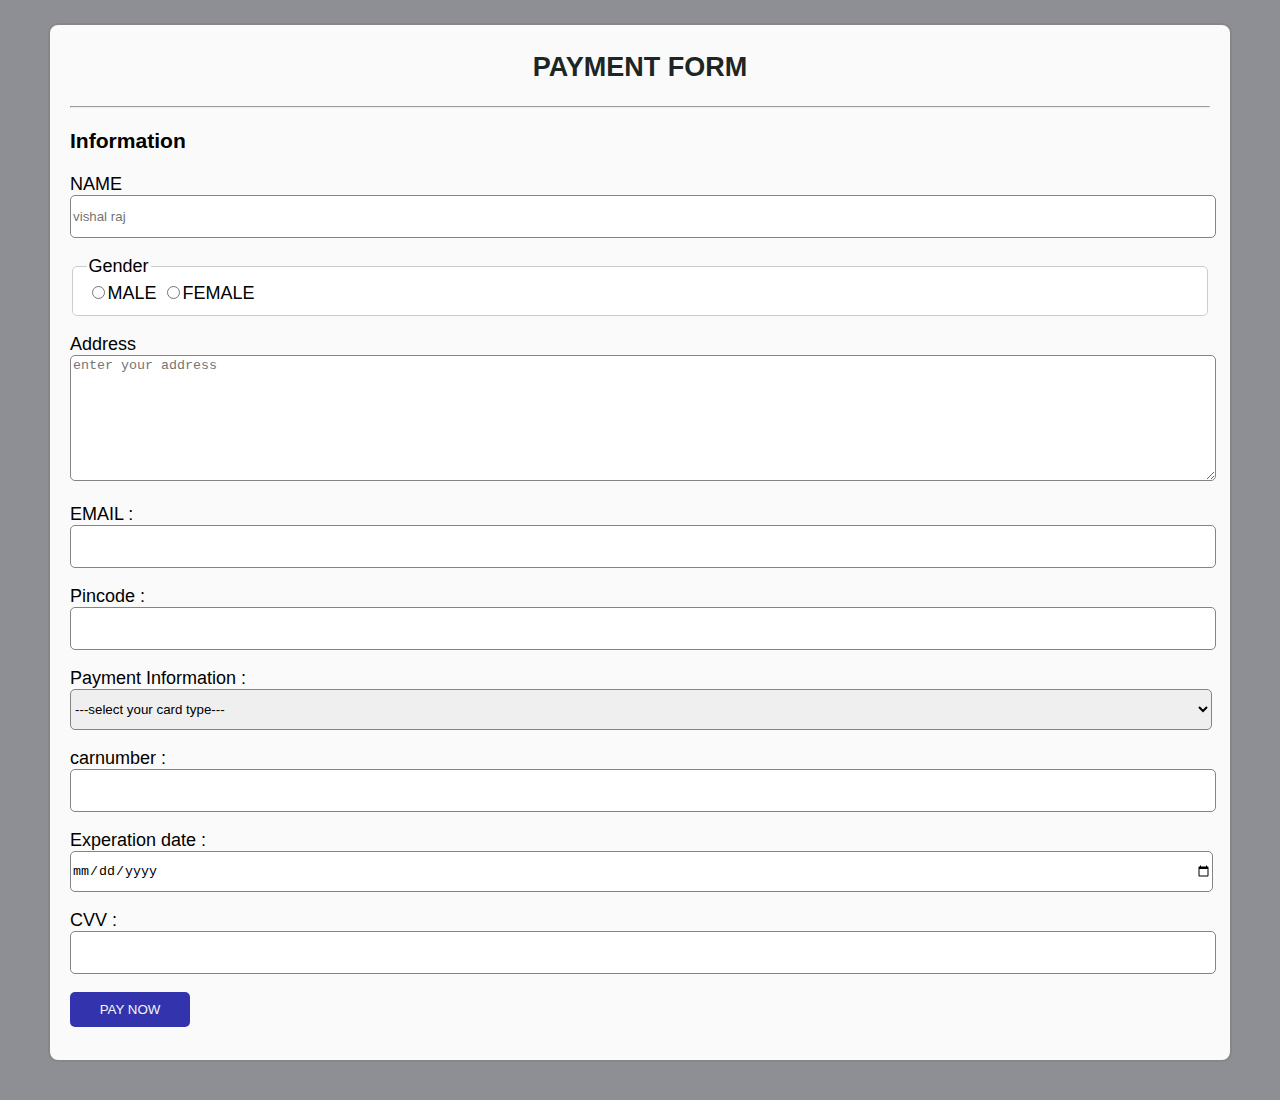
<file: payment card/1.html>
<!DOCTYPE html>
<html lang="en">
<head>
    <meta charset="UTF-8">
    <meta name="viewport" content="width=device-width, initial-scale=1.0">
    <title>Document</title>
    <link rel="stylesheet" href="1.css">
    
</head>
<body>
    <div class="container">
        <form action="" method="get">
        <h2 class="Payment"><B>PAYMENT FORM</B></h2>
        <hr>
        <h3>Information</h3>
        <p>NAME 
            <input type="text" required="name" id="name" placeholder="vishal raj">
        </p>
        <p>
            <fieldset>
                <legend>Gender</legend>
                <input type="radio" required="gender" name="male" id="m">MALE
                <input type="radio" required="gender" name="female" id="f">FEMALE
            </fieldset>
        </p>
        <p>Address
            <textarea name="address" id="address" rows="8" cols="100" placeholder="enter your address "></textarea>
        </p>
    
        <p>EMAIL : 
            <input type="email" name="email" id="email" required="email">
        </p>
        <p>Pincode :
            <input type="number" name="pincode" id="pincode">
        </p>
        <div>Payment Information :
            <select name="cardtype" id="cardtype">
                <option value="">---select your card type---</option>
                <option value="">rupay</option>
                <option value="">debit card</option>
                <option value="">saving card</option>
            </select>
         </div>
         <p>
            carnumber : <input type="number" name="cardnumber" id="cardnumber" required="cardnumber">
         </p>
         <p>
            Experation date : <input type="date" name="date" id="date">
         </p>
         <p>
            CVV :  <input type="password" name="cvv" id="cvv" required="cvv">
         </p>
         <p>
            <input type="submit" value="PAY NOW" >
         </p>


    </form>

        
    </div>

    
</body>
</html>
</file>
<file: AMAZON/style.css>
*{
    margin: 0px;
    font-family: Arial, Helvetica, sans-serif;
    box-sizing: border-box;
}
.navbar{
    background-color: black;
    height: 60px;
    color:white;
    display: flex;
    align-items: center;
    justify-content: space-evenly;
}
.nav-logo{
    width: 100px;
    height: 55px;
    display: flex;
    align-items: center;
}

.logo{
    background-image:url("amazon1.png");
    background-size:contain;
    background-repeat:no-repeat;
    width: 100px;
    height: 40px;
    color: white;
    margin-top: 15px;
}

.border{
    border: 2px solid transparent;
}
.border:hover{
    border: 2px solid rgb(255, 255, 255);
    border-radius: 4px;
    padding: 8px 8px;
}
/* address */

.nav-address{
    padding: 8px 6px;
}
.address1{
    color: #cccc;
    font-size: 0.85rem;
    margin-left: 15px;
}
.add-icon{
    display: flex;
    align-items: center;
}
.address2{
    font-size:1rem;
    margin-left: 3px;
}

/* navsearch */
.nav-search{
    display: flex;
    justify-content: space-evenly; /*this is for make space between the content */
    width: 700px;
    height: 40px;
    border-radius: 5px;

}
.nav-search:hover{
    border: 3px solid orange;

}
.option{
    background-color: #e6e6e6;
    width: 50px;
    text-align: center;
    border-top-left-radius: 5px;
    border-bottom-left-radius: 5px;
    border: none;


}
.search-input{
    width: 100%;
    font-size: 1rem;
    border: none;

}
.search-icon{
    width:50px;
    display: flex;
    justify-content: center;
    align-items: center;
    font-size: 1.2rem;
    background-color: rgb(238, 166, 22);
    border-top-right-radius: 5px;
    border-bottom-right-radius: 5px;
    


}

.nav-signin span{
    font-size: 0.85rem;
}
.account{
    font-weight: 700;
}
.nav-cart i{
    font-size: 33px;
    
}
.nav-cart{
    font-size:0.85rem;
    font-weight:700 ;
}

/* panel */
.panel{
    background-color:#232f3e;
    height: 40px;
    display: flex; 
    color: white;
    align-items: center;
    justify-content: space-evenly;

}
.panel-all{
    display: flex;
    gap: 3px;
    align-items: center;


}
.panel-option{
    width: 70%;
    
}
.panel-option p{
    display:inline;
    font-size:0.85rem;
    margin-left: 20px;
    font-weight:600;



}
.shopcard{
    font: size 1rem;
    font-weight:700;
}

/*main section */

.hero-section{
    background-image: url("hero_image.jpg");
    background-size: cover;
    height: 400px;
    display: flex;
    justify-content: center;
    align-items:flex-end

    

}
.message{
    background-color: white;
    display: flex;
    justify-content: center;
    align-items: center;
    height: 40px;
    font-size: 0.85rem;
    width: 80%;
    margin-bottom: 25px;

}
.message a{
    text-decoration: none;
    color: #007185;
}

.shop-section{
    display: flex;
    flex-wrap: wrap;
    justify-content: space-evenly;
    background-color: #e2e7e6;
    padding: 10px 0px 15px;
    


}

.box{
    /* border: 2px solid black; */
    height: 500px;
    width: 23%;
    background-color: white;
    padding:20px 0px 15px;
    margin-top: 15px;
}
.img{
    height: 355px;
    background-size: cover;
    margin-top: 1rem;
    margin-bottom: 1rem ;

}
.box-content{
    margin-left: 1rem;
    margin-right: 1rem;
}
.box-content p{
    color: #007185;


}

/* footer */

.footer-panel1{
    background-color: #37475a;
    height: 50px;
    color: white;
    display: flex;
    justify-content: center;
    align-items: center;
    font-size: 0.85rem;
}

.footer-panel2{
    background-color: #222f3d;
    height: 400px;
    color: white;
    display: flex;
    justify-content: space-evenly;
    

}
ul{
    margin-top: 25px;
}

 ul p{
    font-size: 1.5rem;
    font-weight: 700;
}
ul a{
    text-decoration: none;
    color:#dddddd;
    font-size: 1rem;
    display: block;
    margin-top: 1.2rem;
    font-weight: 500;
}
.footer-panel3{
    background-color: #37475a;
    color: white;
    border-top: 0.5px solid white;
    height: 100px;
    display: flex;
    justify-content: center;
    align-items: center;
}

.logo2{
    background-image:url("amazon1.png");
    background-size:contain;
    background-repeat:no-repeat;
    width: 100px;
    height: 40px;
    margin-top: 15px;

}
.foot3{
    background-color: #131a22;
    height: 70px;
    color: white;
    text-align: center;
    padding-top: 20px;
    font-size: 0.7rem;

}
.copyright{
    margin-top: 10px;
    
}
</file>
<file: calculator/style.css>
@import url('https://fonts.googleapis.com/css2?family=Rye&display=swap');

* {
    margin: 0;
    padding: 0;
    box-sizing: border-box;
    font-family: "Rye", serif;
}

body {
    width: 100%;
    height: 100vh;
    display: flex;
    align-items: center;
    justify-content: center;
    background: linear-gradient(45deg, rgb(0, 0, 0), rgb(64, 62, 62));
}

.calculator {

    border: 2px solid white;
    padding: 20px;
    box-shadow: 0px 3px 15px rgb(114, 110, 110);
    background: transparent;
    border-radius: 20px;



}

input {
    width: 100%;
    height: 80px;
    background: transparent;
    border: none;
    text-align: right;
    cursor: pointer;
    color: white;
    font-size: 20px;
    

}
input::placeholder{
    color: white;
    font-size: 30px;
}

button {
    width: 60px;
    height: 60px;
    margin: 10px;
    border-radius: 50%;
    background: transparent;
    border: none;
    color: #ffff;
    cursor: pointer;
    box-shadow: -8px -8px 15px rgb(114, 110, 110, 0.1);
    font-size: 20px;


}
.equal{
    background-color: orangered;
}
.operator{
    color: green;
}
</file>
<file: hackathon/style.css>
body {
    margin: 0;
    font-family: 'Roboto', sans-serif;
    background: white;
    color: white;
    text-align: center;
}

.navbar {
    background-color: #2d56f9;
    display: flex;
    justify-content: space-between;
    align-items: center;
    padding: 0 20px;
    height: 70px;
    max-height:70px ;
    flex-wrap: wrap;
    
    
}

.navbar .links {
    display: flex;
    gap: 15px;
}

.navbar a {
    color: white;
    text-decoration: none;
    font-size: 18px;
    position: relative;
    transition: font-size 0.2s ease-in-out;
}

.navbar a:hover {
    font-size: 19px;
}

.navbar .logo {
    font-size: 24px;
    font-weight: bold;
}

.navbar .buttons a {
    background-color: #031e41;
    padding: 10px 20px;
    border-radius: 20px;
    margin-left: 10px;
}

.content {
    display: flex;
    background: linear-gradient(to bottom, #2d56f9, #0e63e2, #a1c4fd);;
    flex-direction: column;
    align-items: flex-start;
    justify-content: center;
    height: calc(100vh - 80px);
    padding: 0 15%;
}

.content h1 {
    font-size: clamp(32px, 5vw, 64px); /* Responsive scaling */
    margin: 0;
}

.content h1 span {
    font-weight: 600;
    color: #031e41;
}

.content p {
    font-size: clamp(16px, 2vw, 20px);
    margin: 20px 0 0;
}

.content .btn {
    background-color: #07244a;
    color: white;
    padding: 15px 30px;
    border: none;
    border-radius: 30px;
    font-size: 18px;
    cursor: pointer;
    margin-top: 20px;
}

.doctor-image {
    height: 300px;
    position: absolute;
    bottom: 111px;
    right: 50px;
    max-width: 300px;
}

.work-detail {
    display: flex;
    flex-wrap: wrap;
    justify-content: center;
    gap: 20px;
    background-color: #4778c2;
    padding: 20px 0;
}

.open-hour,
.book-apn,
.Find-doc,
.Services {
    display: flex;
    flex-direction: column;
    justify-content: center;
    align-items: center;
    height: 280px;
    width: 235px;
    background: white;
    color: black;
    border-radius: 20px;
    text-align: center;
    padding: 10px;
}

.open-hour {
    background: linear-gradient(to bottom, rgb(47, 62, 165), rgb(11, 2, 77));
    color: white;
}

.btn2 {
    background-color: #07244a;
    color: white;
    padding: 10px 15px;
    border: none;
    border-radius: 30px;
    font-size: 16px;
    cursor: pointer;
    margin-top: 10px;
}

/* Responsive Design */

/* For Tablets (1024px and below) */
@media (max-width: 1024px) {
    .navbar {
        flex-wrap: wrap;
        gap: 10px;
    }

    .content {
        align-items:center;
    }

    .doctor-image {
        position: static;
        margin: 0 auto 30px;
        max-width: 250px;
    }

    .work-detail {
        gap: 25px;
    }

    .img-doc img{
        height: 300px;
        width: 200px;
    }
    .dental-disp h1{
        margin: 5px 0px
    }
    .dental-disp .p3{
        font-size: 15px;

    }

    .open-hour,
    .book-apn,
    .Find-doc,
    .Services {
        height: auto;
        width: 220px;
    }
    .AI-health-Assist{
        margin-top: 40px;
    }

}

/* For Mobile Devices (768px and below) */
@media (max-width: 768px) {
    .navbar {
        align-items: center;
        justify-content: space-evenly;
        flex-wrap: wrap;
        
    }

    .content{
        align-items: center;
        gap: 10px;

    }

    .content h1 {
        font-size: 36px;
    }

    .content p {
        font-size: 16px;
    }

    .doctor-image {
        margin: 0 auto;
        max-width: 200px;
    
    }

    .work-detail {
        flex-direction: column;
        align-items: center;
    }

    .open-hour,
    .book-apn,
    .Find-doc,
    .Services {
        width: 63%;
    }
    .doc-panel{
        gap: 22px;
    }
}

/* For Small Mobile Devices (480px and below) */
@media (max-width: 480px) {
    .content{
        justify-content:center; 
        gap: 20px;
    }
    .navbar .logo {
        font-size: 20px;
    }

    .navbar a {
        font-size: 16px;
    }

    .content h1 {
        font-size: 28px;
    }

    .content p {
        font-size: 14px;
    }

    .btn,
    .btn2 {
        padding: 10px 20px;
        font-size: 14px;
    }

    .doctor-image {
        max-width: 150px;
    }

    .open-hour,
    .book-apn,
    .Find-doc,
    .Services {
        height: auto;
        width: 100%;
    }
}

.med-services{
    background-color:rgb(255, 252, 252);
    color: black;
    height:20vh;
    display: flex;
    flex-direction: column;
    font-size: 36px;
    text-align: center;
    justify-content: center;
    max-width: 100%;
    margin-bottom: 0;
}
.med-services h1{
    margin: 5px 0 10px ;
    font-size: 50px;

}
.med-services p{
    margin: 0;
    color: #0e57b6;
    font-size: 30px;
}

.dental-care{
    background-color:rgb(255, 255, 255);
    color: black;
    height: 60vh;
    display: flex;
    justify-content: space-evenly;
    align-items: center;
    padding: 0 30px;
    
}

.dental-disp{
    display: flex;
    flex-direction:column;
    width: 40%;
    justify-content: flex-start;
    align-items: flex-start;
    text-align: left;

}
.dental-disp p{
    font-size: 20px;
    
}
.AI-health-Assist{
    display: flex;
    flex-wrap: wrap;
    justify-content: center;
    gap: 90px;
    background-color: white;
    padding: 20px 0;
}
.precaution,
.diet,
.Exercise{
    display: flex;
    flex-direction: column;
    justify-content: center;
    align-items: center;
    height: 270px;
    width: 188px;
    background: white;
    color: black;
    border-radius: 10px;
    box-shadow: 0 4px 8px 0 rgba(0, 0, 0, 0.2), 0 6px 20px 0 rgba(0, 0, 0, 0.19);
    text-align: center;
    padding: 10px;

}

.AI-health-Assist h3{
    font-size: 22px;
    color: #053c81;
}

.btn4{
     background-color: #053c81;
    color: white;
    padding: 10px 15px;
    border: none;
    border-radius: 10px;
    font-size: 16px;
    cursor: pointer;
    margin-top: 10px;
}

.online-appn{
    background:#07244a;
    color: white;
    height: 386px;
    margin: 20px 20px;
    border-radius: 10px;
    display: flex;
    align-items: center;
    justify-content: center;
    

}
.onl{
    width: 50%;
    display: flex;
    flex-direction: column;
    text-align: left;
    align-items: flex-start;
    


}
.onl .apn{
    font-size: 50px;
    margin: 0 0 10px;
}
.onl p{
  font-size: 17px;  
}

.btn3{
    background-color: #fff;
    color: #031e41;
    padding: 10px 30px;
    border: none;
    border-radius: 30px;
    cursor: pointer;
    margin-top: 30px;
}

.doctors{
    color: black;
    text-align: center;
    height: 500px;
    padding: 40px 10px;
}
.doctors h1{
    font-size: 4rem;
    font-weight: 500;
    margin: 0 10px 39px;
}
.doc-panel{
    display: flex;
    justify-content:space-evenly;
    flex-wrap: wrap;
    



}
.doctor-sec{
    background:linear-gradient(to bottom , rgb(66, 101, 239)
    , rgb(5, 30, 121));
    color: white;
    height: 270px;
    width: 200px;
    padding: 20px 20px;
    border-radius: 10px;
    position: relative;
    box-shadow: 0 4px 8px 0 rgba(0, 0, 0, 0.2), 0 6px 20px 0 rgba(0, 0, 0, 0.19);

    
}
.image{
    background:linear-gradient(to bottom , rgb(96, 126, 243)
    , rgb(1, 22, 60));
    border-radius: 10px;
    height: 80%;
}


.edit1{
    width: 80%;
    height: 79%;
    border-radius: 10px;
    position: absolute;
    right: 24px;
    bottom: 74px;
    
    


}
.doctor-sec p{
    font-size: 20px;
    line-height: 10px;

}
.edit{
    height: 85%;
    border-radius: 10px;
    position: absolute;
    right: 34px;
    bottom: 74px;
    width: 80%;

    
}
</file>
<file: Netflix/style.css>
* {
    margin: 0px;
    box-sizing: border-box;
    font-family: 'Gill Sans', 'Gill Sans MT', Calibri, 'Trebuchet MS', sans-serif;
}

body {
    background-color: #000;
    color: #fff;
}

.header {
    background-image: url(image.png);
    height: 700px;
    background-position: center center;
    background-repeat: no-repeat;
    background-size: cover;
    position: relative;

}

.black {
    background-color: #000;
    width: 100%;
    height: 700px;
    opacity: 0.6;
    position: absolute;
    top: 0;

}

.nav {
    display: flex;
    margin: auto;
    height: 100px;
    width: 70%;
    position: relative;
    z-index: 10;
    justify-content: space-between;
    align-items: center;



}

.logo img {
    width: 150px;
}

.nav-panel {
    display: flex;
    justify-content: center;
    align-items: center;
}

.lang-btn {
    display: flex;
    justify-content: center;
    align-items: center;
    margin-right: 10px;
    border: 1px solid #fff;
    border-radius: 5px;

}

.imglang {
    margin-left: 5px;

}

select {
    width: 63px;
    height: 30px;
    background: red;
    border: none;
    outline: none;
    color: white;
    font-size: 15px;
    text-align: center;
    background: transparent;
}

button {
    width: 60px;
    height: 30px;
    background: red;
    border: none;
    outline: none;
    color: white;
    text-align: center;
    padding: 5px 10px;
    font-weight: 500;
    font-size: 15px;
    border-radius: 5px;
}

.header-content {
    position: relative;
    height: calc(100% - 100px);
    display: flex;
    align-items: center;
    flex-direction: column;
    justify-content: center;
    z-index: 10;
    gap: 15px;
    text-align: center;
    padding: 30px;
}

.header-content> :first-child {
    font-size: 35px;
    font-weight: 800;
}

.header-content> :nth-child(2) {
    font-size: 16px;
    font-weight: 500;
}

.header-content> :nth-child(3) {
    font-size: 20px;
    font-weight: 500;
}

.email-bar {
    display: flex;
    gap: 10px;
    justify-content: center;
    width: 640px;
}

.email-bar input {
    height: 50px;
    width: 90%;
    padding: 0 10px;
    background-color: red;
    color: white;
    border: 1px solid white;
    border-radius: 5px;
    background: transparent;
    font-size: 15px;
    font-weight: bold;
}

.email-bar span {
    margin-left: 15px;
}

.email-bar button {
    height: 50px;
    width: 31%;
    display: inline;
    font-size: 18px;
    font-weight: bold;
}

.sepration {
    background-color: rgb(47, 43, 43);
    height: 5px;
}

.container {
    font-size: 22px;
    margin: 50px 12%;
}

.row {
    display: flex;
    width: 100%;
    align-items: center;
    padding: 50px 0;
}

.text-col {
    flex-basis: 50%;
    margin-bottom: 20px;
}

.col-img {
    flex-basis: 50%;
    margin-bottom: 20px;
}

.col-img img {
    display: block;
    margin: auto;
    width: 90%;
}

.text-col h2 {
    font-size: 50px;
    font-weight: 600;
    margin-bottom: 20px;
}

.sep {
    position: absolute;
    width: 100%;
    right: 0px;
}

.question {
    margin: 50px 18%;
}

.frequent p {
    font-size: 30px;
    margin-bottom: 10px;
    font-weight: 600;

}

.columnq {
    display: flex;
    align-items: center;
    padding: 15px 20px;
    background-color: rgb(45, 45, 45);
    font-size: 20px;
    justify-content: space-between;
    margin-bottom: 10px;
    transition: background-color 0.3s ease-in-out;
}

.columnq:hover {
    background-color: rgb(98, 97, 97);
}

.email-bar2{
    display: flex;
    justify-content: center;
    align-items: center;
    flex-direction: column;
    margin: 30px;
    padding: 30px;
    gap: 20px;
}
.quries{
    display: flex;
    margin: 50px 12%;
    flex-direction: column;
    gap: 20px;
    


}
.list{
    display: flex;
    justify-content: space-evenly;

}
.list ul{
    list-style-type: none;
    margin: 0;
    padding: 0;
    
}
</file>
<file: ROCK PAPER SECISOR/sytle.css>
* {
    margin: 0;
    padding: 0;
    box-sizing: border-box;
}

body{
    font-family:'Courier New', Courier, monospace;
    text-align: center;
    display: flex;
    flex-direction: column;
    justify-content: flex-start;
    align-items: center;
    height: 100vh;
    gap: 30px;
    

}
.rps{
    color: rgb(255, 255, 255);
    font-size: 40px;
    font-weight: 700;
    margin-top: 30px;
    background-color: rgb(93, 136, 210);
    padding: 10px;
    border-radius: 5px;

}
.choice{
    height: 100px;
    width: 100px;
    border-radius: 50%;
    font-weight: 900;

}
.choice:hover{
    opacity: 0.5;
    cursor: pointer;

}
.choice img{
    height: 100px;
    width:100px;
    border-radius: 50%;
    
}
.choices{
    display: flex;
    gap: 3rem;
    margin-top: 10px;


}
.score{
    background-color: rgb(205, 205, 240);
    font-size: 30px;
    font-weight: 900;
    padding: 10px;
    border-radius: 10px;
}
.user-score,
.comp-score{
    color: white;
    
}

.scoreboard{
    margin-top: 2rem;
    display: flex;
    gap: 4rem;
    
}
.msg{
    background-color: rgb(73, 73, 138);
    padding: 15px;
    font-size: 1.2rem;
    font-weight: 900;
    border-radius: 10px;
    color: rgb(0, 0, 0);
    margin-top: 4rem;
}
</file>
<file: tic tac tok/style.css>
*{
    margin: 0;
    padding: 0;
    box-sizing: border-box;
}

body{
    background: linear-gradient(to top,rgb(184, 161, 161)
    ,rgb(3, 21, 216));
    display: flex;
    flex-direction: column;
    width: 100%;
    height: 100vh;
    text-align: center;
    justify-content: center;
    align-items: center;
}

.game{
    display: flex;
    flex-direction: column;
    flex-wrap: wrap;
    text-align: center;
    justify-content: center;
    padding: 20px;
    width: 437px;
    height: 485px;
    align-items: center;
    

}
.container h1{
    font-size: 40px;

}
.box{
    background-color: aliceblue;
    width: 123px;
    height: 112px;
    margin: 12px;
    border: none;
    outline: none;
    border-radius: 5px;
    box-shadow: 0 0 1rem black;
    font-size: 40px;
    color: blue;
    cursor: pointer;
}
.reset{
    font-size: 20px;
    padding: 20px;
    border: none;
    outline: none;
    border-radius: 10px;
    background-color: black;
    color: white;
    

}
.msg{
    font-size: 40px;
    margin-bottom: 10px;
    color: rgb(148, 148, 189);
}
.btn-new{
    padding: 15px;
    background-color: black;
    color: white;
    border: none;
    border-radius: 30px;
    font-size: 20px;
    margin-bottom: 10px;
}
.hide{
    display: none;
}
</file>
<file: apna collge/col.css>
*{
    box-sizing: content-box;
}

header{
    font-family: 'Gill Sans', 'Gill Sans MT', Calibri, 'Trebuchet MS', sans-serif;
    text-align: center;
    background-color: #e87a7a;
    padding: 15px;
    color: rgb(219, 215, 214);
}

body{
    margin: 0px;
}
nav{
    display:flex;
    background-color: rgb(68, 66, 63);
}
nav a{
    display:block;
    color: aliceblue;
    text-decoration: none;
    padding: 14px 20px;
    float: left; /*to make content in left flow*/

}

.in-left{
    margin-left:auto
}

section{
    display: block;
    text-align: center;
    padding: 10px;

    
    
    

}
section h1{
    font-family: 'Lucida Sans', 'Lucida Sans Regular', 'Lucida Grande', 'Lucida Sans Unicode', Geneva, Verdana, sans-serif;
}
.hover:hover{
    background-color: white;
    color: black;
}
@media screen and (max-width: 700px){  /*700 means after 700px screen size the below style will applied*/
    nav{
        flex-direction: column;
        padding:10px 0px;
        
    }
    .in-left{
        margin-left: 0;
    }
    nav a{
        text-align: center;
    }
}
section span{
    background-color: #912626;
    padding: 10px;
    border-radius: 20px;

}

video{
    margin: 0px 15px 0px 15px;


}
</file>
<file: payment card/1.css>
*{
    box-sizing:content-box;
}
body{
    background-color:rgb(142, 142, 149);
    font-family: Arial, Helvetica, sans-serif;
    font-size: 18px;
    margin: 10px 20px;
    padding: 8px;




}
.container{
    background-color: rgb(250, 250, 250);
    padding: 5px 20px 15px 20px;
    border: 2px solid rgb(136, 134, 134);
    border-radius: 10px;
    margin: 5px 20px 20px 20px;

    
    

}

input[type="text"],
input[type="password"],
input[type="number"],
input[type="email"],
input[type="date"],
select{
    width:100%;
    height: 39px;
    border:1px solid #858383;
    border-radius: 5px;
    
    
    
}

textarea{
    width:100%;
    border:1px solid #858383;
    border-radius: 5px;

}




fieldset{
    background-color: white;
    border:1px solid #ccc;
    border-radius:5px;

}
.Payment{
    text-align:center;
    color: rgb(29, 37, 37);
}

input[type="submit"]{
    background-color: rgb(51, 51, 173);
    color:whitesmoke;
    width: 100px;
    padding: 10px;
    border: none;
    border-radius:5px;
    
}
input[type="submit"]:hover{
    background-color: rgb(18, 18, 213);
    
}
</file>
<file: technojam/style.css>
/* General Reset */
body {
    font-family: Arial, sans-serif;
    margin: 0;
    padding: 0;
    display: flex;
    justify-content: center;
    align-items: center;
    height:110vh;
    background-color: #faf8f8;
}

/* Product Card Styles */
.main-division {
    display: flex;
    width: 1000px;
    padding: 100px;
    background-color: white;
    border-radius: 8px;
    box-shadow: 0 4px 10px rgba(0, 0, 0, 0.1);
    overflow: hidden;
}

/* Image Section */
.image{
    flex:1;
    background-color: #fdf9f9;
    display: flex;
    align-items: center;
    flex-direction:column;
    justify-content: baseline;
    margin-top: 15px;
}

.galgotias-img img{
    
    width: 230px;
    height: 95px;
    border-radius: 5%;

    
}
.technojam-img img{
    width: 230px;
    height: 240px;
    border-radius: 5%;

}
/* Details Section */
.second-division{
    flex: 2;
    padding: 1px;
    display: flex;
    flex-direction:column;
    justify-content: space-between;
}

/* Text Styles */
.title{
    font-size: 15px;
    color: #f6a6a6ec;
    letter-spacing: 2px;
    text-transform: uppercase;
    margin-bottom: 0px;
}

.club-title {
    font-size: 22px;
    font-weight: bold;
    color: #9b4545;
    text-transform: uppercase;
    margin-bottom: 15px;
}

.club-detail {
    font-size: 14px;
    color: #555;
    line-height: 1.6;
    margin-bottom: 20px;
}

.Domain {
    font-size: 14px;
    color:rgba(49, 12, 4, 0.834);
    letter-spacing: 2px;
    margin-bottom: 1%;
}
.domain1 {
    font-size: 14px;
    color: #555;
    margin-bottom: 0%;
    

}
.link{
    display: flex;
    justify-content:right;
    align-items:center;
    gap: 8px;
    margin-right: 1%;
}
.instagram img{
    box-shadow: 0 4px 10px rgba(0, 0, 0, 0.1);
    overflow: hidden;
    border-radius: 2%;


}
.linkedin img{
    box-shadow: 0 4px 10px rgba(0, 0, 0, 0.1);
    overflow: hidden;
    box-shadow: 0 4px 10px rgba(0, 0, 0, 0.1);
    border-radius: 20%;


}
</file>
<file: docon/styles.css>
/* General Reset */
<style>
@import url('https://fonts.googleapis.com/css2?family=Inter:opsz,wght@14..32,100..900&family=Poppins:ital,wght@0,100;0,200;0,300;0,400;0,500;0,600;0,700;0,800;0,900;1,100;1,200;1,300;1,400;1,500;1,600;1,700;1,800;1,900&family=Roboto+Condensed:ital,wght@0,100..900;1,100..900&display=swap');
</style>


* {
    margin: 0;
    padding: 0;
    box-sizing: border-box;
    font-family: Arial, sans-serif;
}

body {
    background: linear-gradient(to right, #8bc0f4, #f0f8ff);
    color: #333;
    margin: 0;
    line-height: 1.6;
}

/* Header Section */

.header {
    display: flex;
    align-items: stretch;
    justify-content: space-between;
    box-sizing:border-box;
    box-shadow: #08417b;
    align-items: center;
    padding: 4px 20px;
    background: #009efd;
    color: white;
    position: sticky;
    z-index: 99;
    
}




.header .logo {
    font-size: 1.8rem;
    font-weight: bold;
    
}
nav{
    display: flex;

}

.searchbar i{
    font-size: 20px;
    color: #fffbfb;
}

.bar{
    display: flex;
    padding: 20px ;
}

.header nav a {
    flex-direction:column;
    font-size: 18px;
    color: white;
    text-decoration: none;
    font-weight: bold;
    padding: 5px 30px;
    transition: background-color 0.3s;
    
    
  
}
.search{
    display: flex;
}

.header nav a:hover{
    background-color: #fefefe;
    color:#333;
    border-radius: 5px;
    
    
    

}
@media screen and  (max-width:700) {
    .header{
        flex-direction: column;
        justify-content: flex-start;
        
    }

    
}
.search{
    margin: 15px 5px;
    height: 30px;

}
.signbar{
    display: flex;
    justify-content:center;
    

}
.signup button{
    background-color: #ffffff;
    color: #009efd;
    border-radius: 20px;
    margin: 10px;;
}
.signup button:hover{
    background-color: rgba(249, 244, 244, 0.949)

}
.Started button{
    background-color: #f6fafc;
    color: #009efd;
    
    border-radius: 9px;
}
.Started button:hover{
    background-color: rgba(249, 244, 244, 0.949)
}

.main-section{
    display: flex;
}



/* Hero Section */
.hero {
    background-color: #fcfcfc;
    font-family:'Lucida Sans', 'Lucida Sans Regular', 'Lucida Grande', 'Lucida Sans Unicode', Geneva, Verdana, sans-serif;
    font-size: 30px;
    display: flex;
    flex-direction: column;
    justify-content: flex-start;
    align-items: center;
    padding: 15px;
    
    
    
}


.hero-text h4{
    font-size: large;
    margin-top: 0%;
    margin-bottom: 0%;
    padding: 2%;

}


/* Quick Access Section */
.quick-access {
    background-color: #e6f7ff;
    padding: 20px;
    display: flex;
    justify-content: space-around;
}

.box {
    background-color: #43a6e3;
    color: white;
    padding: 20px;
    border-radius: 10px;
    text-align: center;
    font-weight: bold;
    box-shadow: 0 4px 8px 0 rgba(0, 0, 0, 0.2), 0 6px 20px 0 rgba(0, 0, 0, 0.19);
}

/* Services Section */
.services, .features, .appointment, .doctors {
    display: flex;
    text-align: center;
    padding: 30px 10px;
}
.services h2{
    padding: 30px 0px;
    margin: 40px 0px;
    text-align: ;
}

.service-box, .feature-box {
    background-color: #e6f7ff;
    margin: 10px auto;
    width: 60%;
    padding: 20px;
    border-radius: 10px;
}

button {
    background: #009efd;
    color: white;
    border: none;
    padding: 10px 20px;
    margin-top: 10px;
    cursor: pointer;
}

/* Doctors Section */
.doctors {
    background-color: #e6f7ff;
}

.doctor-card {
    background: #ffffff;
    margin: 10px auto;
    padding: 10px;
    width: 60%;
    border: 1px solid #009efd;
    border-radius: 10px;
    font-weight: bold;
}
</file>
